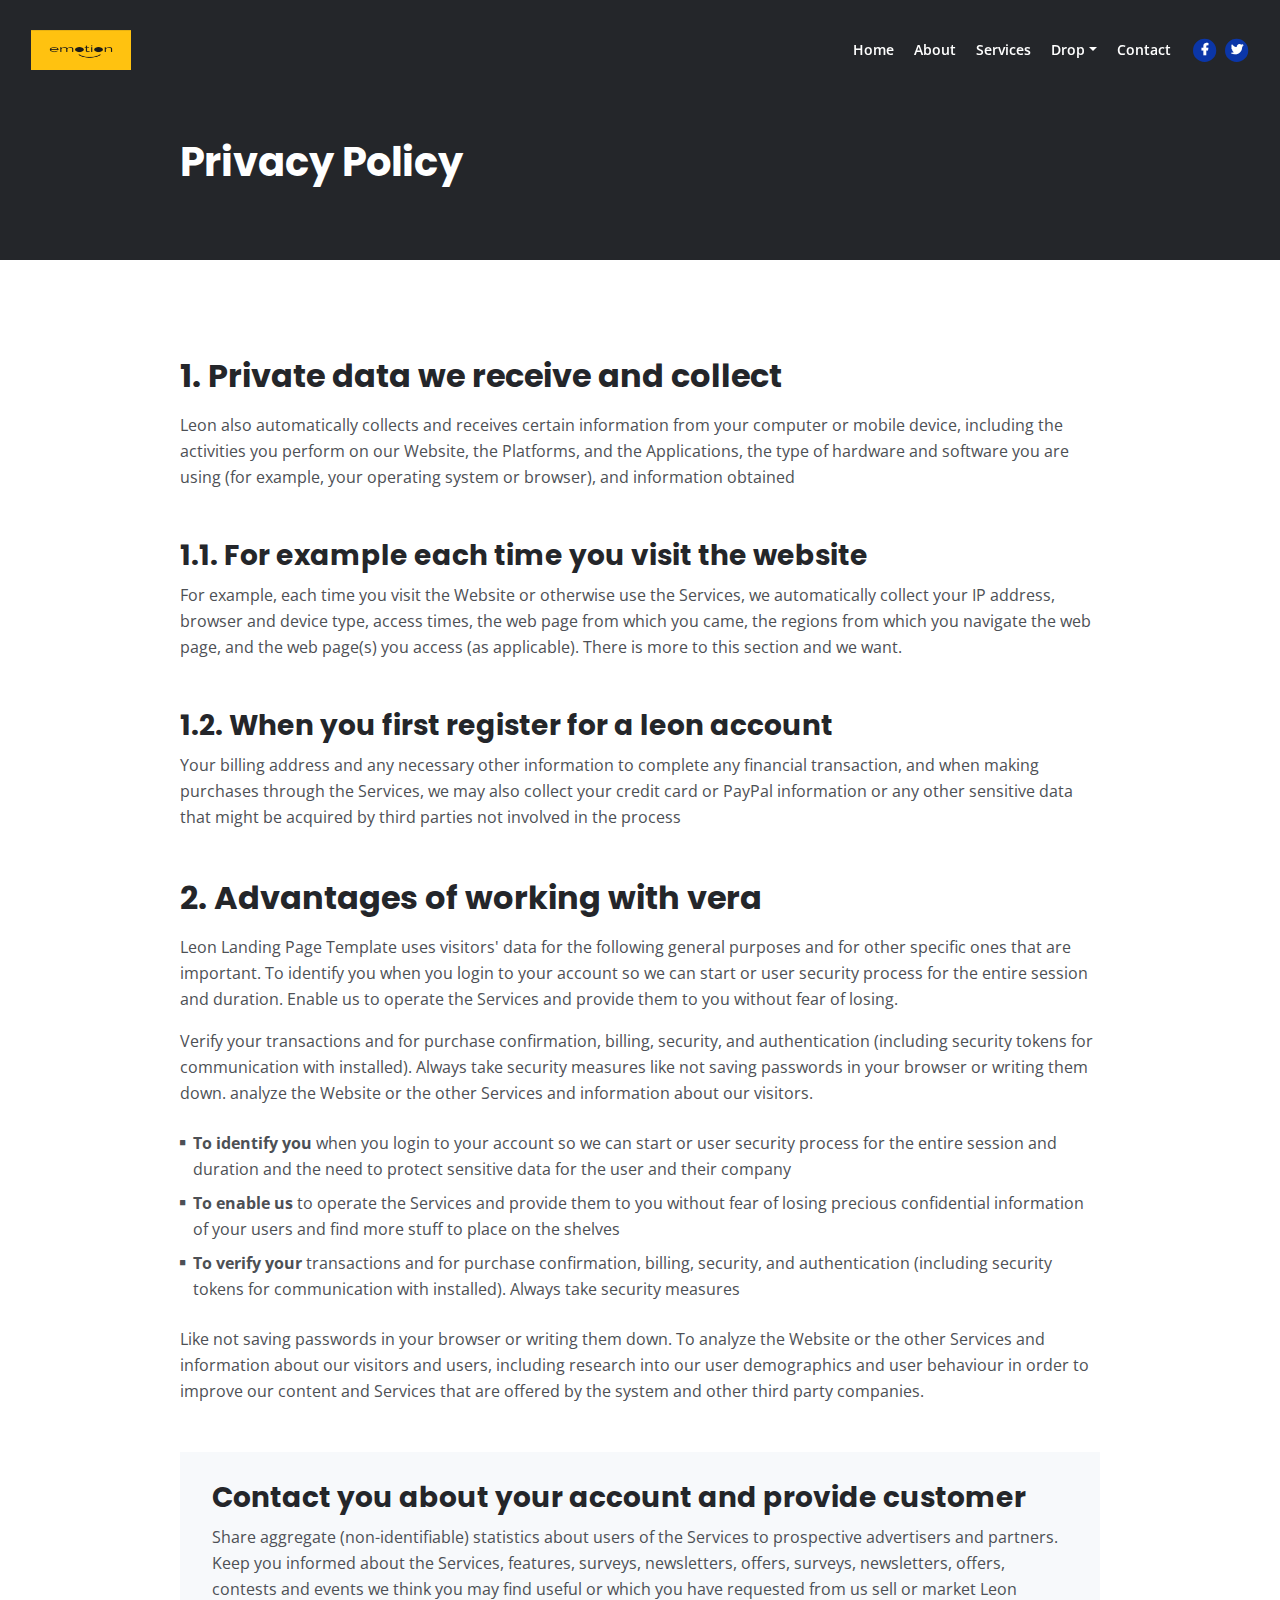
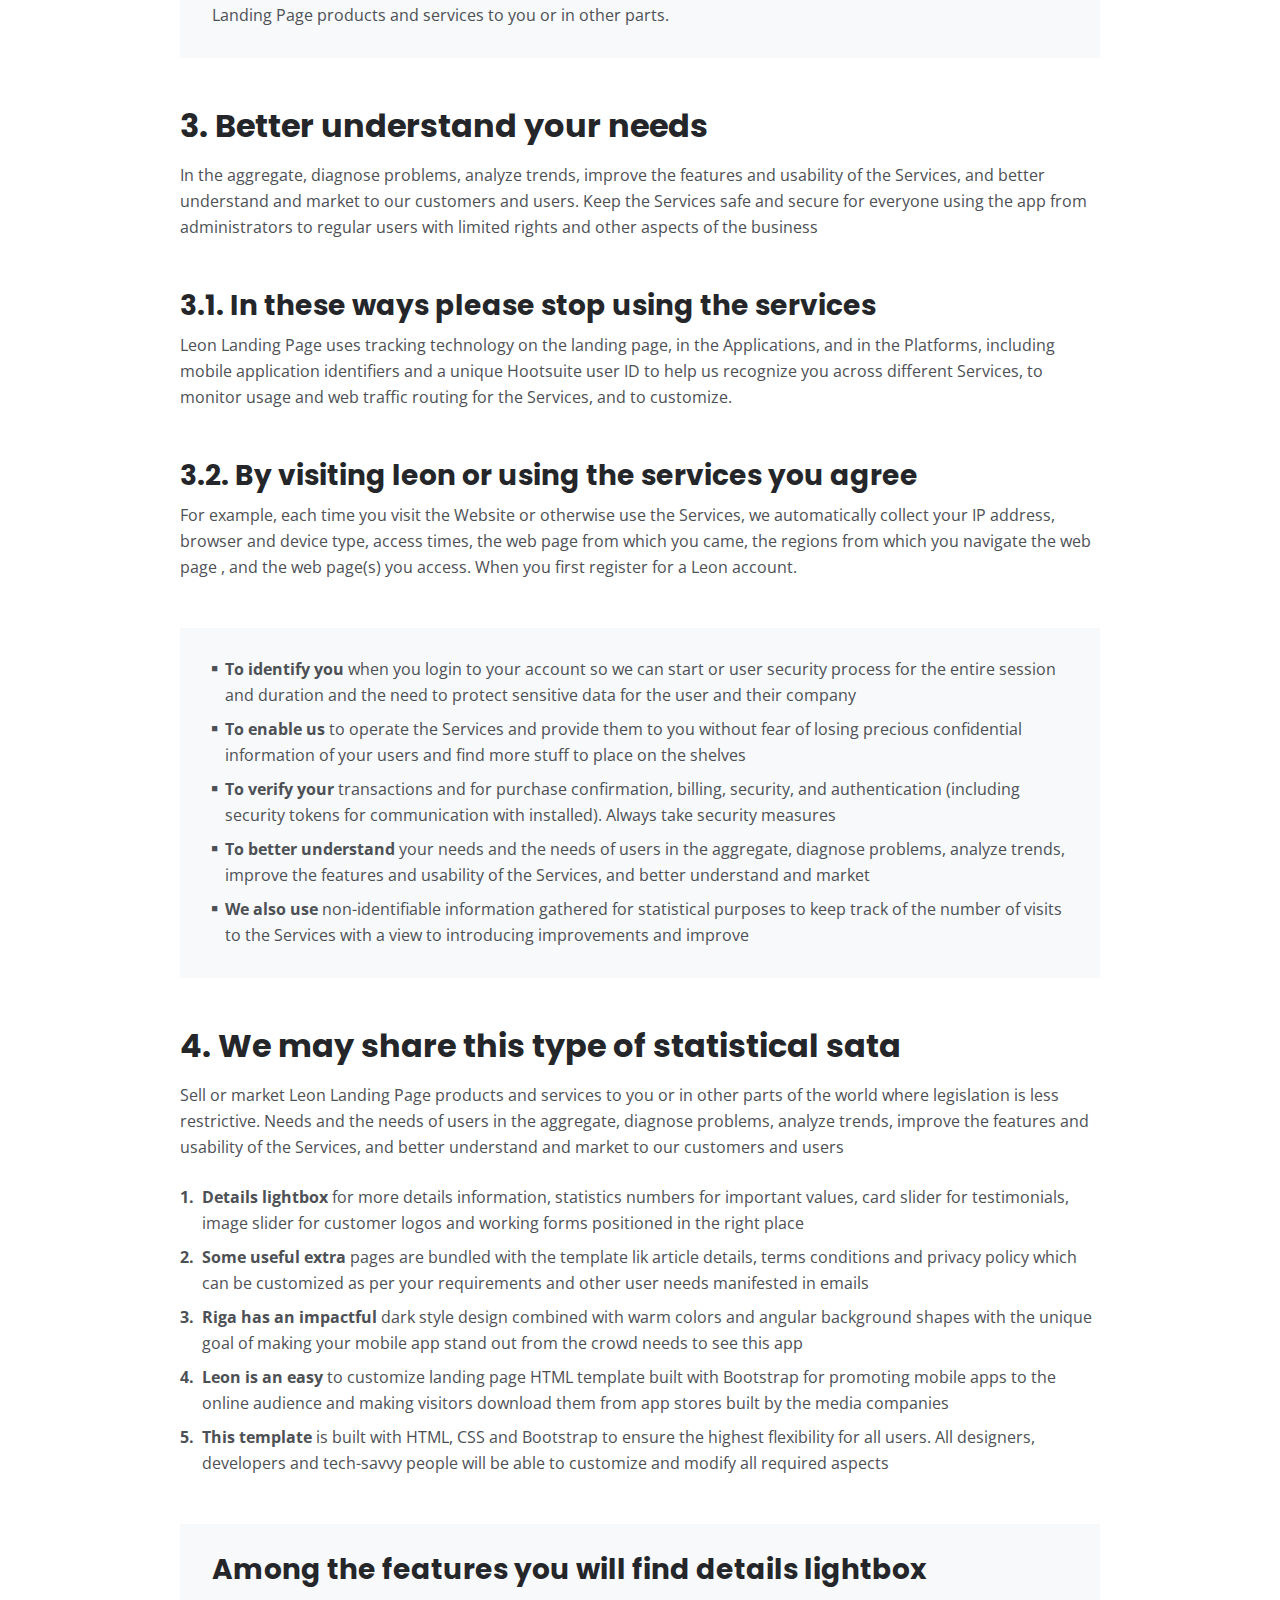
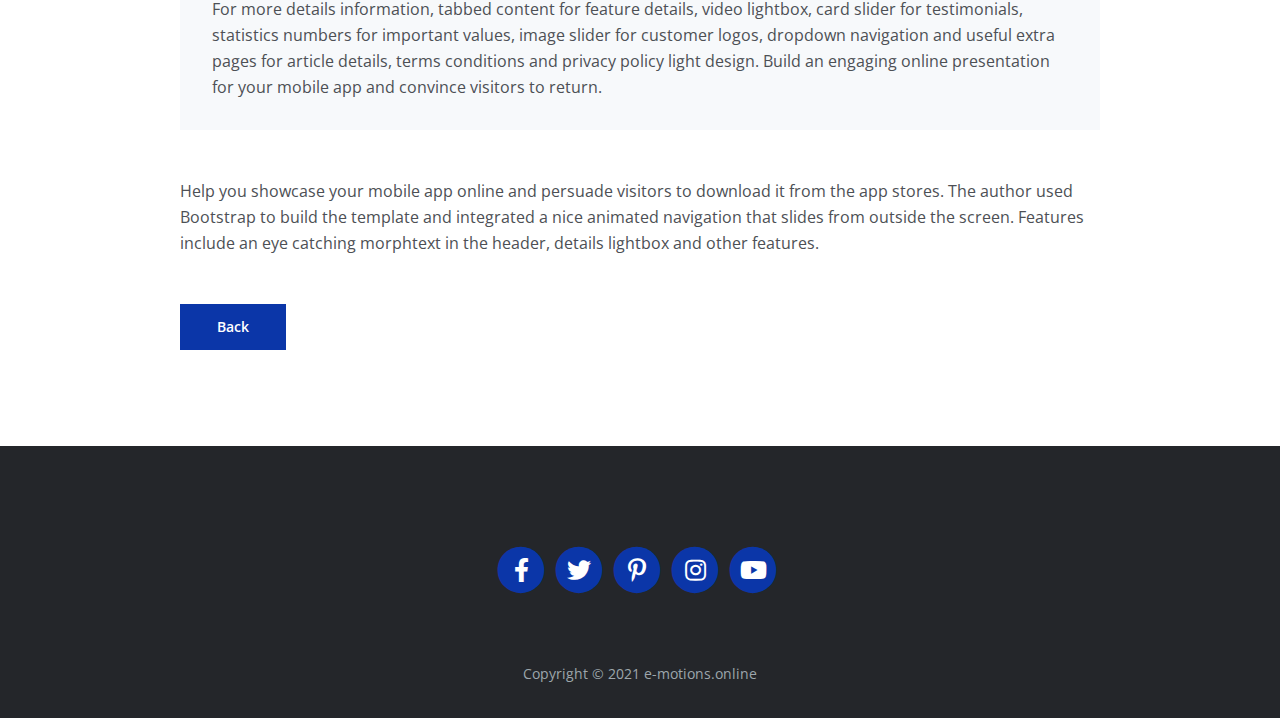
<file: privacy.html>
<!DOCTYPE html>
<html lang="en">
<head>
    <meta charset="utf-8">
    <meta name="viewport" content="width=device-width, initial-scale=1, shrink-to-fit=no">
    
    <!-- SEO Meta Tags -->
    <meta name="description" content="Your description">
    <meta name="author" content="Mihir Bishnoi">

    <!-- OG Meta Tags to improve the way the post looks when you share the page on Facebook, Twitter, LinkedIn -->
	<meta property="og:site_name" content="" /> <!-- website name -->
	<meta property="og:site" content="" /> <!-- website link -->
	<meta property="og:title" content="e-Motions makes you digitalize"/> <!-- title shown in the actual shared post -->
	<meta property="og:description" content="" /> <!-- description shown in the actual shared post -->
	<meta property="og:image" content="" /> <!-- image link, make sure it's jpg -->
	<meta property="og:url" content="" /> <!-- where do you want your post to link to -->
	<meta name="twitter:card" content="summary_large_image"> <!-- to have large image post format in Twitter -->

    <!-- Webpage Title -->
    <title>Privacy Policy - e-Motions</title>
    
    <!-- Styles -->
    <link rel="preconnect" href="https://fonts.gstatic.com">
    <link href="https://fonts.googleapis.com/css2?family=Open+Sans:ital,wght@0,400;0,600;0,700;1,400&family=Poppins:wght@600&display=swap" rel="stylesheet">
    <link href="css/bootstrap.css" rel="stylesheet">
    <link href="css/fontawesome-all.css" rel="stylesheet">
	<link href="css/styles.css" rel="stylesheet">
	
	<!-- Favicon  -->
    <link rel="icon" href="images/logo.png">
</head>
<body data-spy="scroll" data-target=".fixed-top">
    
    <!-- Navigation -->
    <nav class="navbar navbar-expand-lg fixed-top navbar-dark">
        <div class="container">
            
            <!-- Image Logo -->
            <a class="navbar-brand logo-image" href="index.html"><img src="images/logo.png" style="width: 100px; height: 40px;" alt="alternative"></a>  

            <!-- Text Logo - Use this if you don't have a graphic logo -->
            <!-- <a class="navbar-brand logo-text page-scroll" href="index.html">Mark</a> -->

            <button class="navbar-toggler p-0 border-0" type="button" data-toggle="offcanvas">
                <span class="navbar-toggler-icon"></span>
            </button>

            <div class="navbar-collapse offcanvas-collapse" id="navbarsExampleDefault">
                <ul class="navbar-nav ml-auto">
                    <li class="nav-item">
                        <a class="nav-link page-scroll" href="index.html#header">Home <span class="sr-only">(current)</span></a>
                    </li>
                    <li class="nav-item">
                        <a class="nav-link page-scroll" href="index.html#about">About</a>
                    </li>
                    <li class="nav-item">
                        <a class="nav-link page-scroll" href="index.html#services">Services</a>
                    </li>
                    <li class="nav-item dropdown">
                        <a class="nav-link dropdown-toggle" href="#" id="dropdown01" data-toggle="dropdown" aria-haspopup="true" aria-expanded="false">Drop</a>
                        <div class="dropdown-menu" aria-labelledby="dropdown01">
                            <a class="dropdown-item page-scroll" href="project.html">Project Details</a>
                            <div class="dropdown-divider"></div>
                            <a class="dropdown-item page-scroll" href="terms.html">Terms Conditions</a>
                            <div class="dropdown-divider"></div>
                            <a class="dropdown-item page-scroll" href="privacy.html">Privacy Policy</a>
                        </div>
                    </li>
                    <li class="nav-item">
                        <a class="nav-link page-scroll" href="index.html#contact">Contact</a>
                    </li>
                </ul>
                <span class="nav-item social-icons">
                    <span class="fa-stack">
                        <a href="#your-link">
                            <i class="fas fa-circle fa-stack-2x"></i>
                            <i class="fab fa-facebook-f fa-stack-1x"></i>
                        </a>
                    </span>
                    <span class="fa-stack">
                        <a href="#your-link">
                            <i class="fas fa-circle fa-stack-2x"></i>
                            <i class="fab fa-twitter fa-stack-1x"></i>
                        </a>
                    </span>
                </span>
            </div> <!-- end of navbar-collapse -->
        </div> <!-- end of container -->
    </nav> <!-- end of navbar -->
    <!-- end of navigation -->


    <!-- Header -->
    <header class="ex-header">
        <div class="container">
            <div class="row">
                <div class="col-xl-10 offset-xl-1">
                    <h1>Privacy Policy</h1>
                </div> <!-- end of col -->
            </div> <!-- end of row -->
        </div> <!-- end of container -->
    </header> <!-- end of ex-header -->
    <!-- end of header -->


    <!-- Basic -->
    <div class="ex-basic-1 pt-5 pb-5">
        <div class="container">
            <div class="row">
                <div class="col-xl-10 offset-xl-1">
                    <h2 class="mt-5 mb-3">1. Private data we receive and collect</h2>
                    <p class="mb-5">Leon also automatically collects and receives certain information from your computer or mobile device, including the activities you perform on our Website, the Platforms, and the Applications, the type of hardware and software you are using (for example, your operating system or browser), and information obtained</p>
                    <h3>1.1. For example each time you visit the website</h3>
                    <p class="mb-5">For example, each time you visit the Website or otherwise use the Services, we automatically collect your IP address, browser and device type, access times, the web page from which you came, the regions from which you navigate the web page, and the web page(s) you access (as applicable). There is more to this section and we want.</p>
                    <h3>1.2. When you first register for a leon account</h3>
                    <p class="mb-5">Your billing address and any necessary other information to complete any financial transaction, and when making purchases through the Services, we may also collect your credit card or PayPal information or any other sensitive data that might be acquired by third parties not involved in the process</p>
                    
                    <h2 class="mb-3">2. Advantages of working with vera</h2>
                    <p>Leon Landing Page Template uses visitors' data for the following general purposes and for other specific ones that are important. To identify you when you login to your account so we can start or user security process for the entire session and duration. Enable us to operate the Services and provide them to you without fear of losing.</p>
                    <p class="mb-4">Verify your transactions and for purchase confirmation, billing, security, and authentication (including security tokens for communication with installed). Always take security measures like not saving passwords in your browser or writing them down. analyze the Website or the other Services and information about our visitors.</p>
                    <ul class="list-unstyled li-space-lg mb-4">
                        <li class="media">
                            <i class="fas fa-square"></i>
                            <div class="media-body"><strong>To identify you</strong> when you login to your account so we can start or user security process for the entire session and duration and the need to protect sensitive data for the user and their company</div>
                        </li>
                        <li class="media">
                            <i class="fas fa-square"></i>
                            <div class="media-body"><strong>To enable us</strong> to operate the Services and provide them to you without fear of losing precious confidential information of your users and find more stuff to place on the shelves</div>
                        </li>
                        <li class="media">
                            <i class="fas fa-square"></i>
                            <div class="media-body"><strong>To verify your</strong> transactions and for purchase confirmation, billing, security, and authentication (including security tokens for communication with installed). Always take security measures</div>
                        </li>
                    </ul>
                    <p class="mb-5">Like not saving passwords in your browser or writing them down. To analyze the Website or the other Services and information about our visitors and users, including research into our user demographics and user behaviour in order to improve our content and Services that are offered by the system and other third party companies.</p>
                    <div class="text-box mb-5">
                        <h3>Contact you about your account and provide customer</h3>
                        <p>Share aggregate (non-identifiable) statistics about users of the Services to prospective advertisers and partners. Keep you informed about the Services, features, surveys, newsletters, offers, surveys, newsletters, offers, contests and events we think you may find useful or which you have requested from us sell or market Leon Landing Page products and services to you or in other parts.</p>
                    </div> <!-- end of text-box -->
                    
                    <h2 class="mb-3">3. Better understand your needs</h2>
                    <p class="mb-5"> In the aggregate, diagnose problems, analyze trends, improve the features and usability of the Services, and better understand and market to our customers and users. Keep the Services safe and secure for everyone using the app from administrators to regular users with limited rights and other aspects of the business</p>
                    <h3>3.1. In these ways please stop using the services</h3>
                    <p class="mb-5">Leon Landing Page uses tracking technology on the landing page, in the Applications, and in the Platforms, including mobile application identifiers and a unique Hootsuite user ID to help us recognize you across different Services, to monitor usage and web traffic routing for the Services, and to customize.</p>
                    <h3>3.2. By visiting leon or using the services you agree</h3>
                    <p class="mb-5">For example, each time you visit the Website or otherwise use the Services, we automatically collect your IP address, browser and device type, access times, the web page from which you came, the regions from which you navigate the web page , and the web page(s) you access. When you first register for a Leon account.</p>
                    <div class="text-box mb-5">
                        <ul class="list-unstyled li-space-lg">
                            <li class="media">
                                <i class="fas fa-square"></i>
                                <div class="media-body"><strong>To identify you</strong> when you login to your account so we can start or user security process for the entire session and duration and the need to protect sensitive data for the user and their company</div>
                            </li>
                            <li class="media">
                                <i class="fas fa-square"></i>
                                <div class="media-body"><strong>To enable us</strong> to operate the Services and provide them to you without fear of losing precious confidential information of your users and find more stuff to place on the shelves</div>
                            </li>
                            <li class="media">
                                <i class="fas fa-square"></i>
                                <div class="media-body"><strong>To verify your</strong> transactions and for purchase confirmation, billing, security, and authentication (including security tokens for communication with installed). Always take security measures</div>
                            </li>
                            <li class="media">
                                <i class="fas fa-square"></i>
                                <div class="media-body"><strong>To better understand</strong> your needs and the needs of users in the aggregate, diagnose problems, analyze trends, improve the features and usability of the Services, and better understand and market</div>
                            </li>
                            <li class="media">
                                <i class="fas fa-square"></i>
                                <div class="media-body"><strong>We also use</strong> non-identifiable information gathered for statistical purposes to keep track of the number of visits to the Services with a view to introducing improvements and improve</div>
                            </li>
                        </ul>
                    </div> <!-- end of text-box -->
                    
                    <h2 class="mb-3">4. We may share this type of statistical sata</h2>
                    <p class="mb-4">Sell or market Leon Landing Page products and services to you or in other parts of the world where legislation is less restrictive. Needs and the needs of users in the aggregate, diagnose problems, analyze trends, improve the features and usability of the Services, and better understand and market to our customers and users</p>
                    <ul class="list-unstyled li-space-lg mb-5">
                        <li class="media">
                            <strong>1.</strong>
                            <div class="media-body"><strong>Details lightbox</strong> for more details information, statistics numbers for important values, card slider for testimonials, image slider for customer logos and working forms positioned in the right place</div>
                        </li>
                        <li class="media">
                            <strong>2.</strong>
                            <div class="media-body"><strong>Some useful extra</strong> pages are bundled with the template lik article details, terms conditions and privacy policy which can be customized as per your requirements and other user needs manifested in emails</div>
                        </li>
                        <li class="media">
                            <strong>3.</strong>
                            <div class="media-body"><strong>Riga has an impactful</strong> dark style design combined with warm colors and angular background shapes with the unique goal of making your mobile app stand out from the crowd needs to see this app</div>
                        </li>
                        <li class="media">
                            <strong>4.</strong>
                            <div class="media-body"><strong>Leon is an easy</strong> to customize landing page HTML template built with Bootstrap for promoting mobile apps to the online audience and making visitors download them from app stores built by the media companies</div>
                        </li>
                        <li class="media">
                            <strong>5.</strong>
                            <div class="media-body"><strong>This template</strong> is built with HTML, CSS and Bootstrap to ensure the highest flexibility for all users. All designers, developers and tech-savvy people will be able to customize and modify all required aspects</div>
                        </li>
                    </ul>
                    
                    <div class="text-box mb-5">
                        <h3>Among the features you will find details lightbox</h3>
                        <p>For more details information, tabbed content for feature details, video lightbox, card slider for testimonials, statistics numbers for important values, image slider for customer logos, dropdown navigation and useful extra pages for article details, terms conditions and privacy policy light design. Build an engaging online presentation for your mobile app and convince visitors to return.</p>
                    </div> <!-- end of text-box -->
                    <p class="mb-5">Help you showcase your mobile app online and persuade visitors to download it from the app stores. The author used Bootstrap to build the template and integrated a nice animated navigation that slides from outside the screen. Features include an eye catching morphtext in the header, details lightbox and other features.</p>
                    
                    <a class="btn-solid-reg mb-5" href="index.html">Back</a>
                </div> <!-- end of col -->
            </div> <!-- end of row -->
        </div> <!-- end of container -->
    </div> <!-- end of ex-basic-1 -->
    <!-- end of basic -->


    <!-- Footer -->
    <div class="footer bg-gray">
        <div class="container">
            <div class="row">
                <div class="col-lg-12">
                    <div class="social-container">
                        <span class="fa-stack">
                            <a href="#your-link">
                                <i class="fas fa-circle fa-stack-2x"></i>
                                <i class="fab fa-facebook-f fa-stack-1x"></i>
                            </a>
                        </span>
                        <span class="fa-stack">
                            <a href="#your-link">
                                <i class="fas fa-circle fa-stack-2x"></i>
                                <i class="fab fa-twitter fa-stack-1x"></i>
                            </a>
                        </span>
                        <span class="fa-stack">
                            <a href="#your-link">
                                <i class="fas fa-circle fa-stack-2x"></i>
                                <i class="fab fa-pinterest-p fa-stack-1x"></i>
                            </a>
                        </span>
                        <span class="fa-stack">
                            <a href="#your-link">
                                <i class="fas fa-circle fa-stack-2x"></i>
                                <i class="fab fa-instagram fa-stack-1x"></i>
                            </a>
                        </span>
                        <span class="fa-stack">
                            <a href="#your-link">
                                <i class="fas fa-circle fa-stack-2x"></i>
                                <i class="fab fa-youtube fa-stack-1x"></i>
                            </a>
                        </span>
                    </div> <!-- end of social-container -->
                </div> <!-- end of col -->
            </div> <!-- end of row -->
        </div> <!-- end of container -->
    </div> <!-- end of footer -->  
    <!-- end of footer -->


    <!-- Copyright -->
    <div class="copyright bg-gray">
        <div class="container">
            <div class="row">
                <div class="col-lg-12">
                    <p class="p-small">Copyright © 2021  <a class="no-line" href="#index.html">e-motions.online</a></p>
                </div> <!-- end of col -->
            </div> <!-- enf of row -->
        </div> <!-- end of container -->

       <!-- <div class="container">
            <div class="row">
                <div class="col-lg-12">
                    <p class="p-small">Distributed By <a class="no-line" href="#">Mihir Bishnoi</a></p>
                </div> <!-- end of col 
            </div> <!-- enf of row 
        </div> <!-- end of container 
    </div> <!-- end of copyright --> 
    <!-- end of copyright -->
    
    	
    <!-- Scripts -->
    <script src="js/jquery.min.js"></script> <!-- jQuery for Bootstrap's JavaScript plugins -->
    <script src="js/bootstrap.min.js"></script> <!-- Bootstrap framework -->
    <script src="js/jquery.easing.min.js"></script> <!-- jQuery Easing for smooth scrolling between anchors -->
    <script src="js/scripts.js"></script> <!-- Custom scripts -->
</body>
</html>
</file>
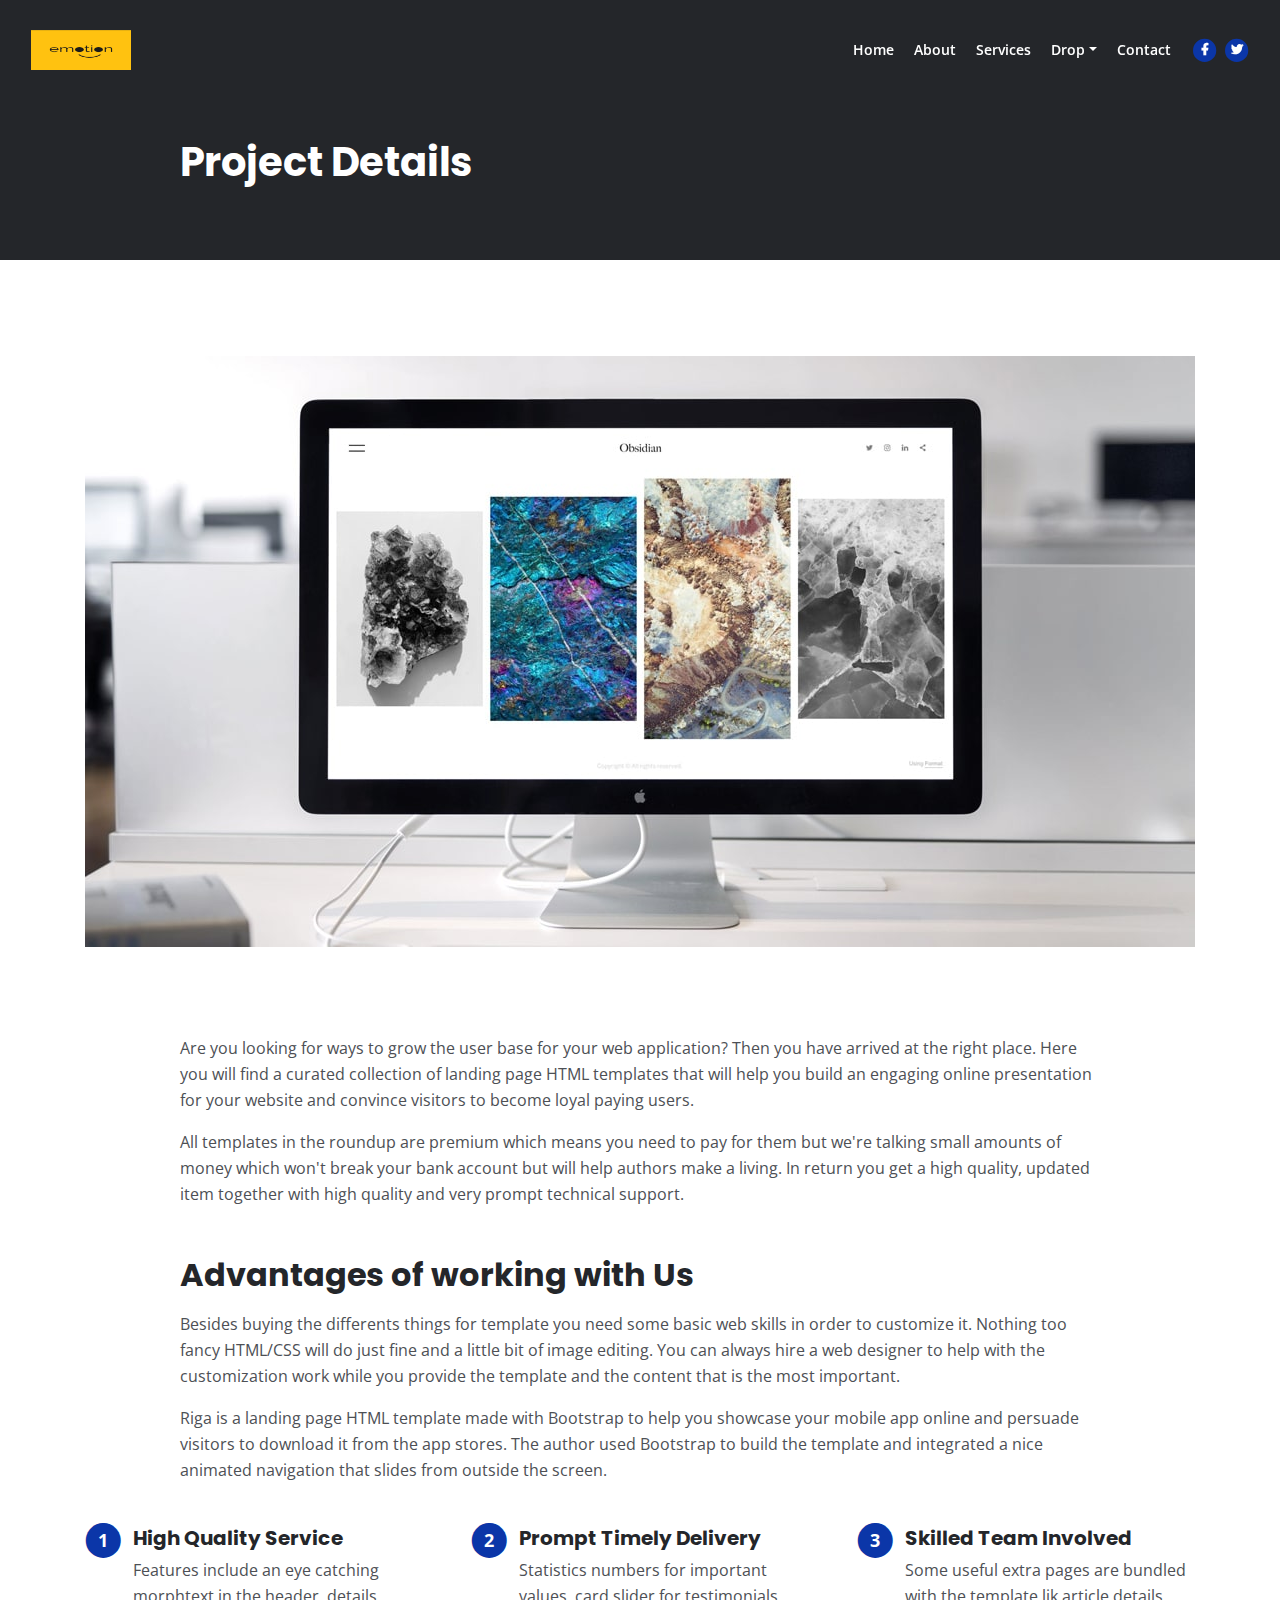
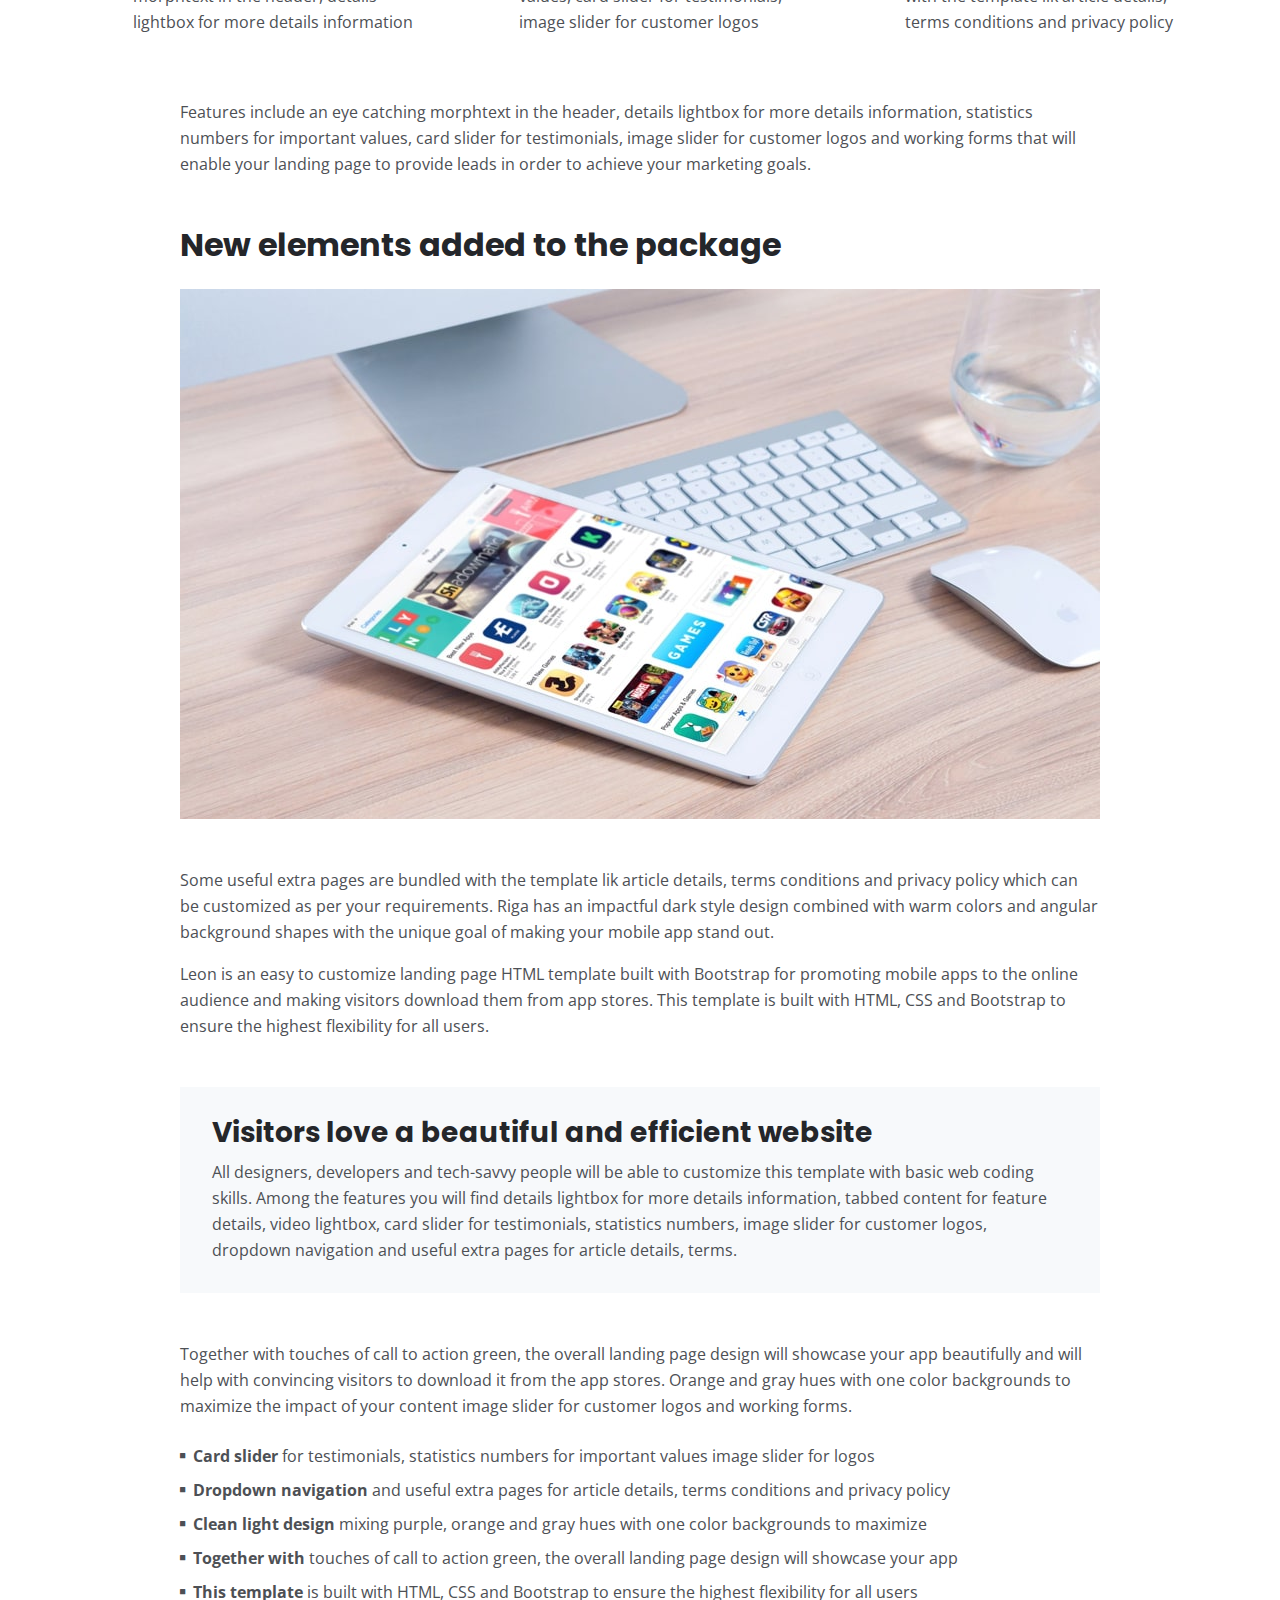
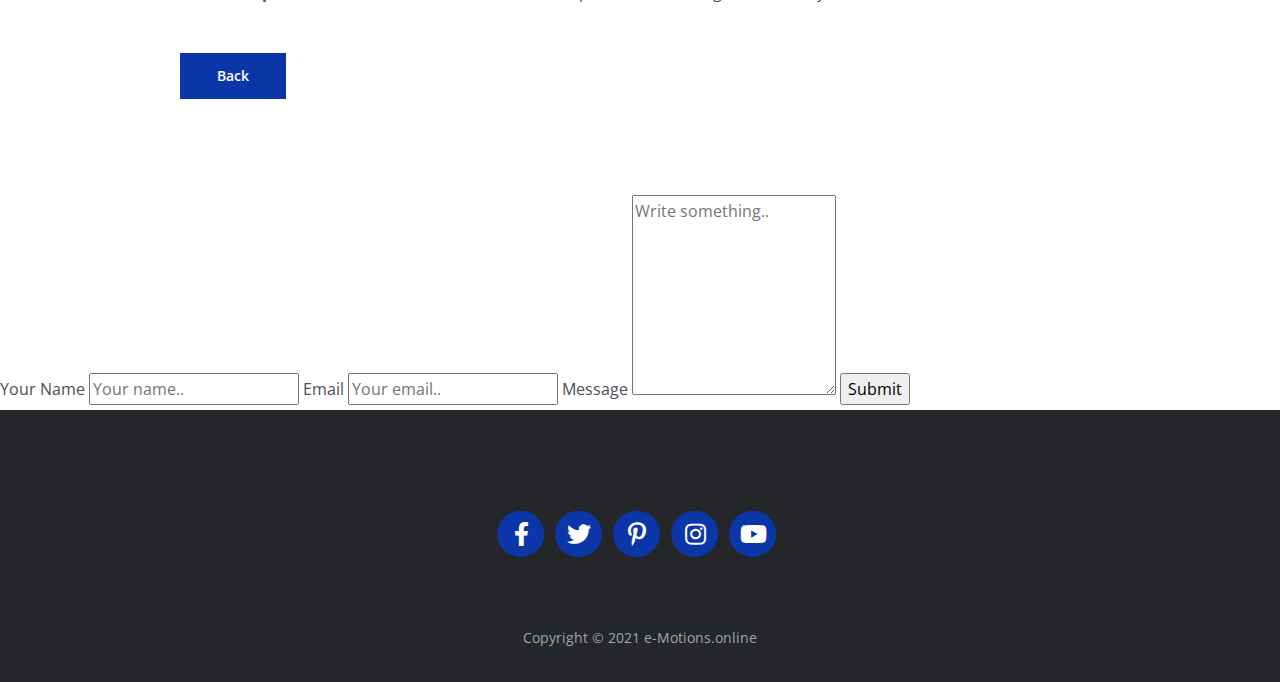
<file: project.html>
<!DOCTYPE html>
<html lang="en">
<head>
    <meta charset="utf-8">
    <meta name="viewport" content="width=device-width, initial-scale=1, shrink-to-fit=no">
    
    <!-- SEO Meta Tags -->
    <meta name="description" content="Your description">
    <meta name="author" content="Mihir Bishnoi">

    <!-- OG Meta Tags to improve the way the post looks when you share the page on Facebook, Twitter, LinkedIn -->
	<meta property="og:site_name" content="" /> <!-- website name -->
	<meta property="og:site" content="" /> <!-- website link -->
	<meta property="og:title" content=""/> <!-- title shown in the actual shared post -->
	<meta property="og:description" content="" /> <!-- description shown in the actual shared post -->
	<meta property="og:image" content="" /> <!-- image link, make sure it's jpg -->
	<meta property="og:url" content="" /> <!-- where do you want your post to link to -->
	<meta name="twitter:card" content="summary_large_image"> <!-- to have large image post format in Twitter -->

    <!-- Webpage Title -->
    <title>Project Details - e-Motions</title>
    
    <!-- Styles -->
    <link rel="preconnect" href="https://fonts.gstatic.com">
    <link href="https://fonts.googleapis.com/css2?family=Open+Sans:ital,wght@0,400;0,600;0,700;1,400&family=Poppins:wght@600&display=swap" rel="stylesheet">
    <link href="css/bootstrap.css" rel="stylesheet">
    <link href="css/fontawesome-all.css" rel="stylesheet">
	<link href="css/styles.css" rel="stylesheet">
	
	<!-- Favicon  -->
    <link rel="icon" href="images/logo.png">
</head>
<body data-spy="scroll" data-target=".fixed-top">
    
    <!-- Navigation -->
    <nav class="navbar navbar-expand-lg fixed-top navbar-dark">
        <div class="container">
            
            <!-- Image Logo -->
            <a class="navbar-brand logo-image" href="index.html"><img src="images/logo.png" style="width: 100px; height: 40px;" alt="alternative"></a>  

            <!-- Text Logo - Use this if you don't have a graphic logo -->
            <!-- <a class="navbar-brand logo-text page-scroll" href="index.html">Mark</a> -->

            <button class="navbar-toggler p-0 border-0" type="button" data-toggle="offcanvas">
                <span class="navbar-toggler-icon"></span>
            </button>

            <div class="navbar-collapse offcanvas-collapse" id="navbarsExampleDefault">
                <ul class="navbar-nav ml-auto">
                    <li class="nav-item">
                        <a class="nav-link page-scroll" href="index.html#header">Home <span class="sr-only">(current)</span></a>
                    </li>
                    <li class="nav-item">
                        <a class="nav-link page-scroll" href="index.html#about">About</a>
                    </li>
                    <li class="nav-item">
                        <a class="nav-link page-scroll" href="index.html#services">Services</a>
                    </li>
                    <li class="nav-item dropdown">
                        <a class="nav-link dropdown-toggle" href="#" id="dropdown01" data-toggle="dropdown" aria-haspopup="true" aria-expanded="false">Drop</a>
                        <div class="dropdown-menu" aria-labelledby="dropdown01">
                            <a class="dropdown-item page-scroll" href="project.html">Project Details</a>
                            <div class="dropdown-divider"></div>
                            <a class="dropdown-item page-scroll" href="terms.html">Terms Conditions</a>
                            <div class="dropdown-divider"></div>
                            <a class="dropdown-item page-scroll" href="privacy.html">Privacy Policy</a>
                        </div>
                    </li>
                    <li class="nav-item">
                        <a class="nav-link page-scroll" href="index.html#contact">Contact</a>
                    </li>
                </ul>
                <span class="nav-item social-icons">
                    <span class="fa-stack">
                        <a href="#your-link">
                            <i class="fas fa-circle fa-stack-2x"></i>
                            <i class="fab fa-facebook-f fa-stack-1x"></i>
                        </a>
                    </span>
                    <span class="fa-stack">
                        <a href="#your-link">
                            <i class="fas fa-circle fa-stack-2x"></i>
                            <i class="fab fa-twitter fa-stack-1x"></i>
                        </a>
                    </span>
                </span>
            </div> <!-- end of navbar-collapse -->
        </div> <!-- end of container -->
    </nav> <!-- end of navbar -->
    <!-- end of navigation -->


    <!-- Header -->
    <header class="ex-header">
        <div class="container">
            <div class="row">
                <div class="col-xl-10 offset-xl-1">
                    <h1>Project Details</h1>
                </div> <!-- end of col -->
            </div> <!-- end of row -->
        </div> <!-- end of container -->
    </header> <!-- end of ex-header -->
    <!-- end of header -->


    <!-- Basic -->
    <div class="ex-basic-1 pt-5 pb-5">
        <div class="container">
            <div class="row">
                <div class="col-lg-12">
                    <img class="img-fluid mt-5 mb-3" src="images/project-details-large.jpg" alt="alternative">
                </div> <!-- end of col -->
            </div> <!-- end of row -->
        </div> <!-- end of container -->
    </div> <!-- end of ex-basic-1 -->
    <!-- end of basic -->


    <!-- Basic -->
    <div class="ex-basic-1 pt-4">
        <div class="container">
            <div class="row">
                <div class="col-xl-10 offset-xl-1">
                    <p>Are you looking for ways to grow the user base for your web application? Then you have arrived at the right place. Here you will find a curated collection of landing page HTML templates that will help you build an engaging online presentation for your website and convince visitors to become loyal paying users.</p>
                    <p class="mb-5">All templates in the roundup are premium which means you need to pay for them but we're talking small amounts of money which won't break your bank account but will help authors make a living. In return you get a high quality, updated item together with high quality and very prompt technical support.</p>

                    <h2 class="mb-3">Advantages of working with Us</h2>
                    <p>Besides buying the differents things for template you need some basic web skills in order to customize it. Nothing too fancy HTML/CSS will do just fine and a little bit of image editing. You can always hire a web designer to help with the customization work while you provide the template and the content that is the most important.</p>
                    <p class="mb-4">Riga is a landing page HTML template made with Bootstrap to help you showcase your mobile app online and persuade visitors to download it from the app stores. The author used Bootstrap to build the template and integrated a nice animated navigation that slides from outside the screen.</p>
                </div> <!-- end of col -->
            </div> <!-- end of row -->
        </div> <!-- end of container -->
    </div> <!-- end of ex-basic-1 -->
    <!-- end of basic -->


    <!-- Cards -->
    <div class="ex-cards-1 pt-3 pb-3">
        <div class="container">
            <div class="row">
                <div class="col-lg-12">
                    
                    <!-- Card -->
                    <div class="card">
                        <ul class="list-unstyled">
                            <li class="media">
                                <span class="fa-stack">
                                    <span class="fas fa-circle fa-stack-2x"></span>
                                    <span class="fa-stack-1x">1</span>
                                </span>
                                <div class="media-body">
                                    <h5>High Quality Service</h5>
                                    <p>Features include an eye catching morphtext in the header, details lightbox for more details information</p>
                                </div>
                            </li>
                        </ul>
                    </div> <!-- end of card -->
                    <!-- end of card -->

                    <!-- Card -->
                    <div class="card">
                        <ul class="list-unstyled">
                            <li class="media">
                                <span class="fa-stack">
                                    <span class="fas fa-circle fa-stack-2x"></span>
                                    <span class="fa-stack-1x">2</span>
                                </span>
                                <div class="media-body">
                                    <h5>Prompt Timely Delivery</h5>
                                    <p>Statistics numbers for important values, card slider for testimonials, image slider for customer logos</p>
                                </div>
                            </li>
                        </ul>
                    </div> <!-- end of card -->
                    <!-- end of card -->

                    <!-- Card -->
                    <div class="card">
                        <ul class="list-unstyled">
                            <li class="media">
                                <span class="fa-stack">
                                    <span class="fas fa-circle fa-stack-2x"></span>
                                    <span class="fa-stack-1x">3</span>
                                </span>
                                <div class="media-body">
                                    <h5>Skilled Team Involved</h5>
                                    <p>Some useful extra pages are bundled with the template lik article details, terms conditions and privacy policy</p>
                                </div>
                            </li>
                        </ul>
                    </div> <!-- end of card -->
                    <!-- end of card -->

                </div> <!-- end of col -->   
            </div> <!-- end of row -->   
        </div> <!-- end of container -->   
    </div> <!-- end of ex-cards-1 -->
    <!-- end of cards -->


    <!-- Basic -->
    <div class="ex-basic-1 pt-3 pb-5">
        <div class="container">
            <div class="row">
                <div class="col-xl-10 offset-xl-1">
                    <p class="mb-5">Features include an eye catching morphtext in the header, details lightbox for more details information, statistics numbers for important values, card slider for testimonials, image slider for customer logos and working forms that will enable your landing page to provide leads in order to achieve your marketing goals.</p>
                    
                    <h2 class="mb-4">New elements added to the package</h2>
                    <img class="img-fluid mb-5" src="images/project-details-small.jpg" alt="alternative">
                    <p>Some useful extra pages are bundled with the template lik article details, terms conditions and privacy policy which can be customized as per your requirements. Riga has an impactful dark style design combined with warm colors and angular background shapes with the unique goal of making your mobile app stand out.</p>
                    <p class="mb-5">Leon is an easy to customize landing page HTML template built with Bootstrap for promoting mobile apps to the online audience and making visitors download them from app stores. This template is built with HTML, CSS and Bootstrap to ensure the highest flexibility for all users.</p>
                    <div class="text-box mb-5">
                        <h3>Visitors love a beautiful and efficient website</h3>
                        <p>All designers, developers and tech-savvy people will be able to customize this template with basic web coding skills. Among the features you will find details lightbox for more details information, tabbed content for feature details, video lightbox, card slider for testimonials, statistics numbers, image slider for customer logos, dropdown navigation and useful extra pages for article details, terms.</p>
                    </div> <!-- end of text-box -->
                    <p class="mb-4">Together with touches of call to action green, the overall landing page design will showcase your app beautifully and will help with convincing visitors to download it from the app stores. Orange and gray hues with one color backgrounds to maximize the impact of your content image slider for customer logos and working forms.</p>
                    <ul class="list-unstyled li-space-lg mb-5">
                        <li class="media">
                            <i class="fas fa-square"></i>
                            <div class="media-body"><strong>Card slider</strong> for testimonials, statistics numbers for important values image slider for logos</div>
                        </li>
                        <li class="media">
                            <i class="fas fa-square"></i>
                            <div class="media-body"><strong>Dropdown navigation</strong> and useful extra pages for article details, terms conditions and privacy policy</div>
                        </li>
                        <li class="media">
                            <i class="fas fa-square"></i>
                            <div class="media-body"><strong>Clean light design</strong> mixing purple, orange and gray hues with one color backgrounds to maximize</div>
                        </li>
                        <li class="media">
                            <i class="fas fa-square"></i>
                            <div class="media-body"><strong>Together with</strong> touches of call to action green, the overall landing page design will showcase your app</div>
                        </li>
                        <li class="media">
                            <i class="fas fa-square"></i>
                            <div class="media-body"><strong>This template</strong> is built with HTML, CSS and Bootstrap to ensure the highest flexibility for all users</div>
                        </li>
                    </ul>

                    <a class="btn-solid-reg mb-5" href="index.html">Back</a>
                </div> <!-- end of col -->
            </div> <!-- end of row -->
        </div> <!-- end of container -->
    </div> <!-- end of ex-basic-1 -->
    <!-- end of basic -->
	
	<form action="mail.php" method="post">
    <label for="name">Your Name</label>
    <input type="text"  name="name" placeholder="Your name..">
    <label for="lname">Email</label>
    <input type="email"  name="email" placeholder="Your email..">
   
    <label for="message">Message</label>
    <textarea  name="message" placeholder="Write something.." style="height:200px"></textarea>
    <input type="submit" value="Submit">
  </form>


    <!-- Footer -->
    <div class="footer bg-gray">
        <div class="container">
            <div class="row">
                <div class="col-lg-12">
                    <div class="social-container">
                        <span class="fa-stack">
                            <a href="#your-link">
                                <i class="fas fa-circle fa-stack-2x"></i>
                                <i class="fab fa-facebook-f fa-stack-1x"></i>
                            </a>
                        </span>
                        <span class="fa-stack">
                            <a href="#your-link">
                                <i class="fas fa-circle fa-stack-2x"></i>
                                <i class="fab fa-twitter fa-stack-1x"></i>
                            </a>
                        </span>
                        <span class="fa-stack">
                            <a href="#your-link">
                                <i class="fas fa-circle fa-stack-2x"></i>
                                <i class="fab fa-pinterest-p fa-stack-1x"></i>
                            </a>
                        </span>
                        <span class="fa-stack">
                            <a href="#your-link">
                                <i class="fas fa-circle fa-stack-2x"></i>
                                <i class="fab fa-instagram fa-stack-1x"></i>
                            </a>
                        </span>
                        <span class="fa-stack">
                            <a href="#your-link">
                                <i class="fas fa-circle fa-stack-2x"></i>
                                <i class="fab fa-youtube fa-stack-1x"></i>
                            </a>
                        </span>
                    </div> <!-- end of social-container -->
                </div> <!-- end of col -->
            </div> <!-- end of row -->
        </div> <!-- end of container -->
    </div> <!-- end of footer -->  
    <!-- end of footer -->


    <!-- Copyright -->
    <div class="copyright bg-gray">
        <div class="container">
            <div class="row">
                <div class="col-lg-12">
                    <p class="p-small">Copyright © 2021  <a class="no-line" href="index.html">e-Motions.online</a></p>
                </div> <!-- end of col -->
            </div> <!-- enf of row -->
        </div> <!-- end of container -->


   <!--     <div class="container">
            <div class="row">
                <div class="col-lg-12">
                    <p class="p-small">Distributed By <a class="no-line" href="#">Mihir Bishnoi</a></p>
                </div> <!-- end of col 
            </div> <!-- enf of row 
        </div> <!-- end of container
    </div> <!-- end of copyright --> 
    <!-- end of copyright -->
    
    	
    <!-- Scripts -->
    <script src="js/jquery.min.js"></script> <!-- jQuery for Bootstrap's JavaScript plugins -->
    <script src="js/bootstrap.min.js"></script> <!-- Bootstrap framework -->
    <script src="js/jquery.easing.min.js"></script> <!-- jQuery Easing for smooth scrolling between anchors -->
    <script src="js/scripts.js"></script> <!-- Custom scripts -->
</body>
</html>
</file>
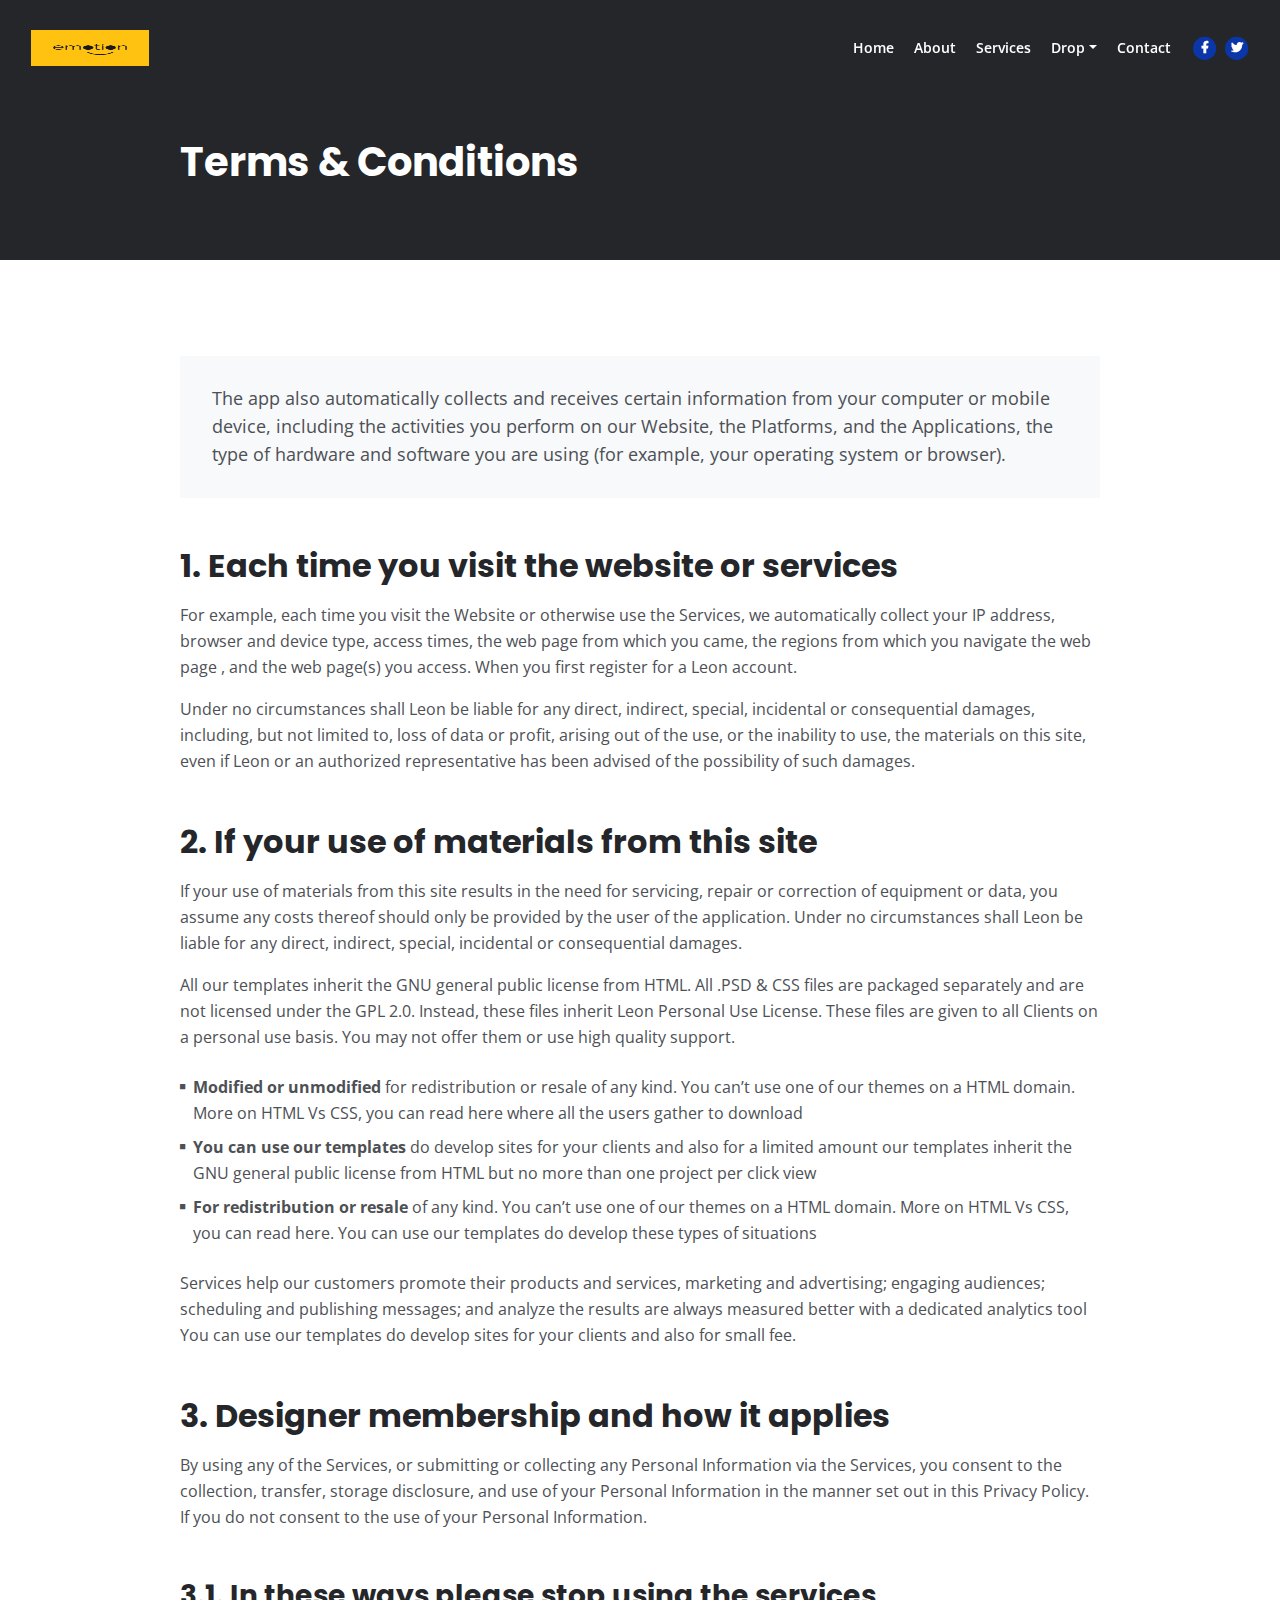
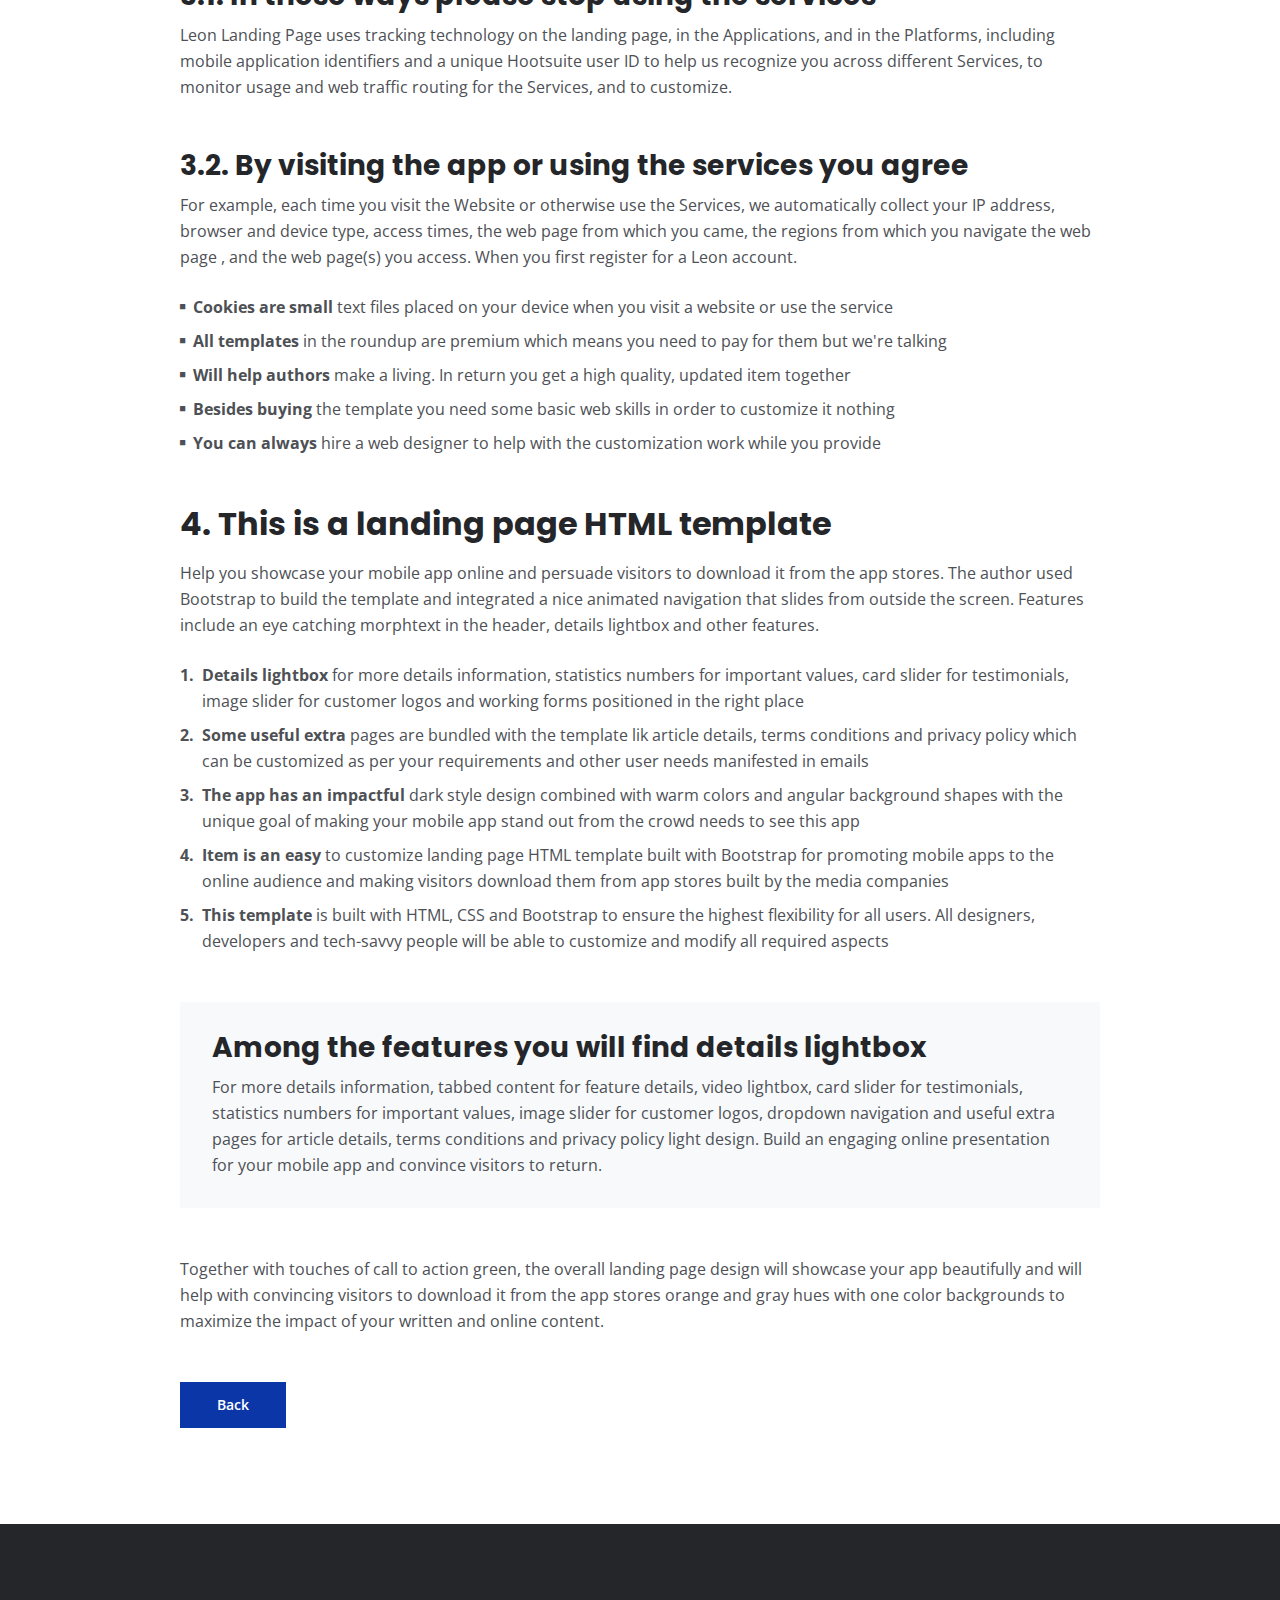
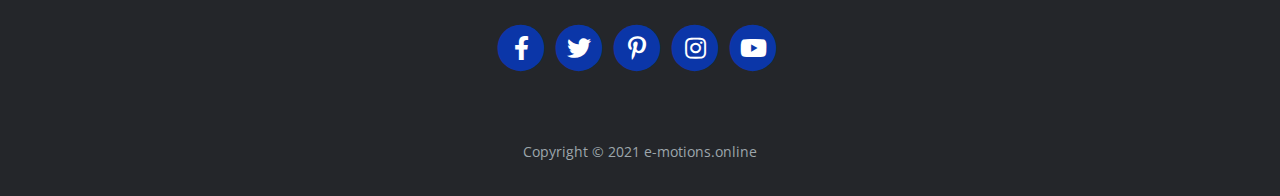
<file: terms.html>
<!DOCTYPE html>
<html lang="en">
<head>
    <meta charset="utf-8">
    <meta name="viewport" content="width=device-width, initial-scale=1, shrink-to-fit=no">
    
    <!-- SEO Meta Tags -->
    <meta name="description" content="Your description">
    <meta name="author" content="Your name">

    <!-- OG Meta Tags to improve the way the post looks when you share the page on Facebook, Twitter, LinkedIn -->
	<meta property="og:site_name" content="" /> <!-- website name -->
	<meta property="og:site" content="" /> <!-- website link -->
	<meta property="og:title" content=""/> <!-- title shown in the actual shared post -->
	<meta property="og:description" content="" /> <!-- description shown in the actual shared post -->
	<meta property="og:image" content="" /> <!-- image link, make sure it's jpg -->
	<meta property="og:url" content="" /> <!-- where do you want your post to link to -->
	<meta name="twitter:card" content="summary_large_image"> <!-- to have large image post format in Twitter -->

    <!-- Webpage Title -->
    <title>Terms & Conditions - e-Motions</title>
    
    <!-- Styles -->
    <link rel="preconnect" href="https://fonts.gstatic.com">
    <link href="https://fonts.googleapis.com/css2?family=Open+Sans:ital,wght@0,400;0,600;0,700;1,400&family=Poppins:wght@600&display=swap" rel="stylesheet">
    <link href="css/bootstrap.css" rel="stylesheet">
    <link href="css/fontawesome-all.css" rel="stylesheet">
	<link href="css/styles.css" rel="stylesheet">
	
	<!-- Favicon  -->
    <link rel="icon" href="images/logo.png">
</head>
<body data-spy="scroll" data-target=".fixed-top">
    
    <!-- Navigation -->
    <nav class="navbar navbar-expand-lg fixed-top navbar-dark">
        <div class="container">
            
            <!-- Image Logo -->
            <a class="navbar-brand logo-image" href="index.html"><img src="images/logo.png" alt="e-Motions"></a>  

            <!-- Text Logo - Use this if you don't have a graphic logo -->
            <!-- <a class="navbar-brand logo-text page-scroll" href="index.html">Mark</a> -->

            <button class="navbar-toggler p-0 border-0" type="button" data-toggle="offcanvas">
                <span class="navbar-toggler-icon"></span>
            </button>

            <div class="navbar-collapse offcanvas-collapse" id="navbarsExampleDefault">
                <ul class="navbar-nav ml-auto">
                    <li class="nav-item">
                        <a class="nav-link page-scroll" href="index.html#header">Home <span class="sr-only">(current)</span></a>
                    </li>
                    <li class="nav-item">
                        <a class="nav-link page-scroll" href="index.html#about">About</a>
                    </li>
                    <li class="nav-item">
                        <a class="nav-link page-scroll" href="index.html#services">Services</a>
                    </li>
                    <li class="nav-item dropdown">
                        <a class="nav-link dropdown-toggle" href="#" id="dropdown01" data-toggle="dropdown" aria-haspopup="true" aria-expanded="false">Drop</a>
                        <div class="dropdown-menu" aria-labelledby="dropdown01">
                            <a class="dropdown-item page-scroll" href="project.html">Project Details</a>
                            <div class="dropdown-divider"></div>
                            <a class="dropdown-item page-scroll" href="terms.html">Terms Conditions</a>
                            <div class="dropdown-divider"></div>
                            <a class="dropdown-item page-scroll" href="privacy.html">Privacy Policy</a>
                        </div>
                    </li>
                    <li class="nav-item">
                        <a class="nav-link page-scroll" href="index.html#contact">Contact</a>
                    </li>
                </ul>
                <span class="nav-item social-icons">
                    <span class="fa-stack">
                        <a href="#your-link">
                            <i class="fas fa-circle fa-stack-2x"></i>
                            <i class="fab fa-facebook-f fa-stack-1x"></i>
                        </a>
                    </span>
                    <span class="fa-stack">
                        <a href="#your-link">
                            <i class="fas fa-circle fa-stack-2x"></i>
                            <i class="fab fa-twitter fa-stack-1x"></i>
                        </a>
                    </span>
                </span>
            </div> <!-- end of navbar-collapse -->
        </div> <!-- end of container -->
    </nav> <!-- end of navbar -->
    <!-- end of navigation -->


    <!-- Header -->
    <header class="ex-header">
        <div class="container">
            <div class="row">
                <div class="col-xl-10 offset-xl-1">
                    <h1>Terms & Conditions</h1>
                </div> <!-- end of col -->
            </div> <!-- end of row -->
        </div> <!-- end of container -->
    </header> <!-- end of ex-header -->
    <!-- end of header -->


    <!-- Basic -->
    <div class="ex-basic-1 pt-5 pb-5">
        <div class="container">
            <div class="row">
                <div class="col-xl-10 offset-xl-1">
                    <div class="text-box mt-5 mb-5">
                        <p class="p-large">The app also automatically collects and receives certain information from your computer or mobile device, including the activities you perform on our Website, the Platforms, and the Applications, the type of hardware and software you are using (for example, your operating system or browser).</p>
                    </div> <!-- end of text-box -->

                    <h2 class="mb-3">1. Each time you visit the website or services</h2>
                    <p>For example, each time you visit the Website or otherwise use the Services, we automatically collect your IP address, browser and device type, access times, the web page from which you came, the regions from which you navigate the web page , and the web page(s) you access. When you first register for a Leon account.</p>
                    <p class="mb-5">Under no circumstances shall Leon be liable for any direct, indirect, special, incidental or consequential damages, including, but not limited to, loss of data or profit, arising out of the use, or the inability to use, the materials on this site, even if Leon or an authorized representative has been advised of the possibility of such damages.</p>

                    <h2 class="mb-3">2. If your use of materials from this site</h2>
                    <p>If your use of materials from this site results in the need for servicing, repair or correction of equipment or data, you assume any costs thereof should only be provided by the user of the application. Under no circumstances shall Leon be liable for any direct, indirect, special, incidental or consequential damages.</p>
                    <p class="mb-4">All our templates inherit the GNU general public license from HTML. All .PSD & CSS files are packaged separately and are not licensed under the GPL 2.0. Instead, these files inherit Leon Personal Use License. These files are given to all Clients on a personal use basis. You may not offer them or use high quality support.</p>
                    <ul class="list-unstyled li-space-lg mb-4">
                        <li class="media">
                            <i class="fas fa-square"></i>
                            <div class="media-body"><strong>Modified or unmodified</strong> for redistribution or resale of any kind. You can’t use one of our themes on a HTML domain. More on HTML Vs CSS, you can read here where all the users gather to download</div>
                        </li>
                        <li class="media">
                            <i class="fas fa-square"></i>
                            <div class="media-body"><strong>You can use our templates</strong>  do develop sites for your clients and also for a limited amount our templates inherit the GNU general public license from HTML but no more than one project per click view</div>
                        </li>
                        <li class="media">
                            <i class="fas fa-square"></i>
                            <div class="media-body"><strong>For redistribution or resale</strong> of any kind. You can’t use one of our themes on a HTML domain. More on HTML Vs CSS, you can read here. You can use our templates do develop these types of situations</div>
                        </li>
                    </ul>
                    <p class="mb-5">Services help our customers promote their products and services, marketing and advertising; engaging audiences; scheduling and publishing messages; and analyze the results are always measured better with a dedicated analytics tool You can use our templates do develop sites for your clients and also for small fee.</p>

                    <h2 class="mb-3">3. Designer membership and how it applies</h2>
                    <p class="mb-5">By using any of the Services, or submitting or collecting any Personal Information via the Services, you consent to the collection, transfer, storage disclosure, and use of your Personal Information in the manner set out in this Privacy Policy. If you do not consent to the use of your Personal Information.</p>
                    <h3>3.1. In these ways please stop using the services</h3>
                    <p class="mb-5">Leon Landing Page uses tracking technology on the landing page, in the Applications, and in the Platforms, including mobile application identifiers and a unique Hootsuite user ID to help us recognize you across different Services, to monitor usage and web traffic routing for the Services, and to customize.</p>
                    <h3>3.2. By visiting the app or using the services you agree</h3>
                    <p class="mb-4">For example, each time you visit the Website or otherwise use the Services, we automatically collect your IP address, browser and device type, access times, the web page from which you came, the regions from which you navigate the web page , and the web page(s) you access. When you first register for a Leon account.</p>
                    <ul class="list-unstyled li-space-lg mb-5">
                        <li class="media">
                            <i class="fas fa-square"></i>
                            <div class="media-body"><strong>Cookies are small</strong> text files placed on your device when you visit a website or use the service</div>
                        </li>
                        <li class="media">
                            <i class="fas fa-square"></i>
                            <div class="media-body"><strong>All templates</strong> in the roundup are premium which means you need to pay for them but we're talking</div>
                        </li>
                        <li class="media">
                            <i class="fas fa-square"></i>
                            <div class="media-body"><strong>Will help authors </strong> make a living. In return you get a high quality, updated item together</div>
                        </li>
                        <li class="media">
                            <i class="fas fa-square"></i>
                            <div class="media-body"><strong>Besides buying</strong> the template you need some basic web skills in order to customize it nothing</div>
                        </li>
                        <li class="media">
                            <i class="fas fa-square"></i>
                            <div class="media-body"><strong>You can always</strong> hire a web designer to help with the customization work while you provide</div>
                        </li>
                    </ul>
                    
                    <h2 class="mb-3">4. This is a landing page HTML template</h2>
                    <p class="mb-4">Help you showcase your mobile app online and persuade visitors to download it from the app stores. The author used Bootstrap to build the template and integrated a nice animated navigation that slides from outside the screen. Features include an eye catching morphtext in the header, details lightbox and other features.</p>
                    <ul class="list-unstyled li-space-lg mb-5">
                        <li class="media">
                            <strong>1.</strong>
                            <div class="media-body"><strong>Details lightbox</strong> for more details information, statistics numbers for important values, card slider for testimonials, image slider for customer logos and working forms positioned in the right place</div>
                        </li>
                        <li class="media">
                            <strong>2.</strong>
                            <div class="media-body"><strong>Some useful extra</strong> pages are bundled with the template lik article details, terms conditions and privacy policy which can be customized as per your requirements and other user needs manifested in emails</div>
                        </li>
                        <li class="media">
                            <strong>3.</strong>
                            <div class="media-body"><strong>The app has an impactful</strong> dark style design combined with warm colors and angular background shapes with the unique goal of making your mobile app stand out from the crowd needs to see this app</div>
                        </li>
                        <li class="media">
                            <strong>4.</strong>
                            <div class="media-body"><strong>Item is an easy</strong> to customize landing page HTML template built with Bootstrap for promoting mobile apps to the online audience and making visitors download them from app stores built by the media companies</div>
                        </li>
                        <li class="media">
                            <strong>5.</strong>
                            <div class="media-body"><strong>This template</strong> is built with HTML, CSS and Bootstrap to ensure the highest flexibility for all users. All designers, developers and tech-savvy people will be able to customize and modify all required aspects</div>
                        </li>
                    </ul>
                    
                    <div class="text-box mb-5">
                        <h3>Among the features you will find details lightbox</h3>
                        <p>For more details information, tabbed content for feature details, video lightbox, card slider for testimonials, statistics numbers for important values, image slider for customer logos, dropdown navigation and useful extra pages for article details, terms conditions and privacy policy light design. Build an engaging online presentation for your mobile app and convince visitors to return.</p>
                    </div> <!-- end of text-box -->
                    <p class="mb-5">Together with touches of call to action green, the overall landing page design will showcase your app beautifully and will help with convincing visitors to download it from the app stores orange and gray hues with one color backgrounds to maximize the impact of your written and online content.</p>
                    
                    <a class="btn-solid-reg mb-5" href="index.html">Back</a>
                </div> <!-- end of col -->
            </div> <!-- end of row -->
        </div> <!-- end of container -->
    </div> <!-- end of ex-basic-1 -->
    <!-- end of basic -->


    <!-- Footer -->
    <div class="footer bg-gray">
        <div class="container">
            <div class="row">
                <div class="col-lg-12">
                    <div class="social-container">
                        <span class="fa-stack">
                            <a href="#your-link">
                                <i class="fas fa-circle fa-stack-2x"></i>
                                <i class="fab fa-facebook-f fa-stack-1x"></i>
                            </a>
                        </span>
                        <span class="fa-stack">
                            <a href="#your-link">
                                <i class="fas fa-circle fa-stack-2x"></i>
                                <i class="fab fa-twitter fa-stack-1x"></i>
                            </a>
                        </span>
                        <span class="fa-stack">
                            <a href="#your-link">
                                <i class="fas fa-circle fa-stack-2x"></i>
                                <i class="fab fa-pinterest-p fa-stack-1x"></i>
                            </a>
                        </span>
                        <span class="fa-stack">
                            <a href="#your-link">
                                <i class="fas fa-circle fa-stack-2x"></i>
                                <i class="fab fa-instagram fa-stack-1x"></i>
                            </a>
                        </span>
                        <span class="fa-stack">
                            <a href="#your-link">
                                <i class="fas fa-circle fa-stack-2x"></i>
                                <i class="fab fa-youtube fa-stack-1x"></i>
                            </a>
                        </span>
                    </div> <!-- end of social-container -->
                </div> <!-- end of col -->
            </div> <!-- end of row -->
        </div> <!-- end of container -->
    </div> <!-- end of footer -->  
    <!-- end of footer -->


    <!-- Copyright -->
    <div class="copyright bg-gray">
        <div class="container">
            <div class="row">
                <div class="col-lg-12">
                    <p class="p-small">Copyright © 2021 <a class="no-line" href="#Copyright">e-motions.online</a></p>
                </div> <!-- end of col -->
            </div> <!-- enf of row -->
        </div> <!-- end of container -->

<!--         <div class="container">
            <div class="row">
                <div class="col-lg-12">
                    <p class="p-small">Distributed By <a class="no-line" href="#">Mihir Bishnoi</a></p>
                </div> <!-- end of col 
            </div> <!-- enf of row 
        </div> <!-- end of container 
    </div> <!-- end of copyright --> 
    <!-- end of copyright -->
    
    	
    <!-- Scripts -->
    <script src="js/jquery.min.js"></script> <!-- jQuery for Bootstrap's JavaScript plugins -->
    <script src="js/bootstrap.min.js"></script> <!-- Bootstrap framework -->
    <script src="js/jquery.easing.min.js"></script> <!-- jQuery Easing for smooth scrolling between anchors -->
    <script src="js/scripts.js"></script> <!-- Custom scripts -->
</body>
</html>
</file>
<file: css/styles.css>
/* Description: Master CSS file */

/*****************************************
Table Of Contents:
- General Styles
- Navigation
- Header
- About
- Services
- Details
- Projects
- Works
- Testimonials
- Questions
- Contact
- Footer 
- Copyright
- Back To Top Button
- Extra Pages
- Media Queries
******************************************/

/*****************************************
Colors:
- Backgrounds, navbar - black #24262a
- Backgrounds - light gray #f7f9fb
- Buttons, icons - blue #0b36a8
- Headings text - black #24262a
- Body text - dark gray #4d5055
******************************************/


/**************************/
/*     General Styles     */
/**************************/
body,
html {
    width: 100%;
	height: 100%;
}

body, p {
	color: #4d5055; 
	font: 400 1rem/1.625rem "Open Sans", sans-serif;
}

h1 {
	color: #24262a;
	font-weight: 700;
	font-size: 2.5rem;
	line-height: 3.25rem;
	font-family: "Poppins"
}

h2 {
	color: #24262a;
	font-weight: 700;
	font-size: 2rem;
	line-height: 2.5rem;
	font-family: "Poppins"
}

h3 {
	color: #24262a;
	font-weight: 700;
	font-size: 1.75rem;
	line-height: 2.25rem;
	font-family: "Poppins"
}

h4 {
	color: #24262a;
	font-weight: 700;
	font-size: 1.5rem;
	line-height: 2rem;
	font-family: "Poppins"
}

h5 {
	color: #24262a;
	font-weight: 700;
	font-size: 1.25rem;
	line-height: 1.625rem;
	font-family: "Poppins"
}

h6 {
	color: #24262a;
	font-weight: 700;
	font-size: 1rem;
	line-height: 1.375rem;
	font-family: "Poppins"
}

.p-large {
	font-size: 1.125rem;
	line-height: 1.75rem;
}

.p-small {
	font-size: 0.875rem;
	line-height: 1.5rem;
}

.testimonial-text {
	font-style: italic;
}

.testimonial-author {
	font-weight: 700;
	font-size: 1rem;
	line-height: 1.5rem;
}

.li-space-lg li {
	margin-bottom: 0.5rem;
}

a {
	color: #4d5055;
	text-decoration: underline;
}

a:hover {
	color: #4d5055;
	text-decoration: underline;
}

.no-line {
	text-decoration: none;
}

.no-line:hover {
	text-decoration: none;
}

.blue {
	color: #2259ec;
}

.bg-gray {
	background-color: #f7f9fb;
}

.section-divider {
	display: block;
	height: 1px;
	margin: 0;
	border: none;
	background-color: #d3dae2;
}

.btn-solid-reg {
	display: inline-block;
	padding: 1.375rem 2.25rem 1.375rem 2.25rem;
	border: 1px solid #0b36a8;
	background-color: #0b36a8;
	color: #ffffff;
	font-weight: 600;
	font-size: 0.875rem;
	line-height: 0;
	text-decoration: none;
	transition: all 0.2s;
}

.btn-solid-reg:hover {
	background-color: transparent;
	color: #0b36a8; /* needs to stay here because of the color property of a tag */
	text-decoration: none;
}

.btn-solid-lg {
	display: inline-block;
	padding: 1.625rem 2.625rem 1.625rem 2.625rem;
	border: 1px solid #0b36a8;
	background-color: #0b36a8;
	color: #ffffff;
	font-weight: 600;
	font-size: 0.875rem;
	line-height: 0;
	text-decoration: none;
	transition: all 0.2s;
}

.btn-solid-lg:hover {
	background-color: transparent;
	color: #0b36a8; /* needs to stay here because of the color property of a tag */
	text-decoration: none;
}

.btn-outline-reg {
	display: inline-block;
	padding: 1.375rem 2.25rem 1.375rem 2.25rem;
	border: 1px solid #24262a;
	background-color: transparent;
	color: #24262a;
	font-weight: 600;
	font-size: 0.875rem;
	line-height: 0;
	text-decoration: none;
	transition: all 0.2s;
}

.btn-outline-reg:hover {
	background-color: #24262a;
	color: #ffffff;
	text-decoration: none;
}

.btn-outline-lg {
	display: inline-block;
	padding: 1.625rem 2.625rem 1.625rem 2.625rem;
	border: 1px solid #24262a;
	background-color: transparent;
	color: #24262a;
	font-weight: 600;
	font-size: 0.875rem;
	line-height: 0;
	text-decoration: none;
	transition: all 0.2s;
}

.btn-outline-lg:hover {
	background-color: #24262a;
	color: #ffffff;
	text-decoration: none;
}

.btn-outline-sm {
	display: inline-block;
	padding: 1rem 1.5rem 1rem 1.5rem;
	border: 1px solid #24262a;
	background-color: transparent;
	color: #24262a;
	font-weight: 600;
	font-size: 0.875rem;
	line-height: 0;
	text-decoration: none;
	transition: all 0.2s;
}

.btn-outline-sm:hover {
	background-color: #24262a;
	color: #ffffff;
	text-decoration: none;
}

.form-group {
	position: relative;
	margin-bottom: 1.25rem;
}

.label-control {
	position: absolute;
	top: 0.875rem;
	left: 1.5rem;
	color: #7d838a;
	opacity: 1;
	font-size: 0.875rem;
	line-height: 1.375rem;
	cursor: text;
	transition: all 0.2s ease;
}

.form-control-input:focus + .label-control,
.form-control-input.notEmpty + .label-control,
.form-control-textarea:focus + .label-control,
.form-control-textarea.notEmpty + .label-control {
	top: 0.125rem;
	color: #4d5055;
	opacity: 1;
	font-size: 0.75rem;
	font-weight: 700;
}

.form-control-input,
.form-control-select {
	display: block; /* needed for proper display of the label in Firefox, IE, Edge */
	width: 100%;
	padding-top: 1.125rem;
	padding-bottom: 0.125rem;
	padding-left: 1.5rem;
	border: 1px solid #cbcbd1;
	background-color: #ffffff;
	color: #4d5055;
	font-size: 0.875rem;
	line-height: 1.875rem;
	transition: all 0.2s;
	-webkit-appearance: none; /* removes inner shadow on form inputs on ios safari */
}

.form-control-select {
	padding-top: 0.5rem;
	padding-bottom: 0.5rem;
	height: 3.25rem;
	color: #7d838a;
}

select {
    /* you should keep these first rules in place to maintain cross-browser behavior */
    -webkit-appearance: none;
	-moz-appearance: none;
	-ms-appearance: none;
    -o-appearance: none;
    appearance: none;
    background-image: url('../images/down-arrow.png');
    background-position: 96% 50%;
    background-repeat: no-repeat;
    outline: none;
}

.form-control-textarea {
	display: block; /* used to eliminate a bottom gap difference between Chrome and IE/FF */
	width: 100%;
	height: 14rem; /* used instead of html rows to normalize height between Chrome and IE/FF */
	padding-top: 1.5rem;
	padding-left: 1.3125rem;
	border: 1px solid #cbcbd1;
	background-color: #ffffff;
	color: #4d5055;
	font-size: 0.875rem;
	line-height: 1.5rem;
	transition: all 0.2s;
}

.form-control-input:focus,
.form-control-select:focus,
.form-control-textarea:focus {
	border: 1px solid #a1a1a1;
	outline: none; /* Removes blue border on focus */
}

.form-control-input:hover,
.form-control-select:hover,
.form-control-textarea:hover {
	border: 1px solid #a1a1a1;
}

.checkbox {
	font-size: 0.75rem;
	line-height: 1.25rem;
}

input[type='checkbox'] {
	vertical-align: -10%;
	margin-right: 0.5rem;
}

.form-control-submit-button {
	display: inline-block;
	width: 100%;
	height: 3.25rem;
	border: 1px solid #0b36a8;
	border-radius: 32px;
	background-color: #0b36a8;
	color: #ffffff;
	font-weight: 600;
	font-size: 0.875rem;
	line-height: 0;
	cursor: pointer;
	transition: all 0.2s;
}

.form-control-submit-button:hover {
	border: 1px solid #24262a;
	background-color: transparent;
	color: #24262a;
}


/**********************/
/*     Navigation     */
/**********************/
.navbar {
	background-color: #24262a;
	font-weight: 600;
	font-size: 0.875rem;
	line-height: 0.875rem;
	box-shadow: 0 1px 6px 0 rgba(0, 0, 0, 0.025);
}

.navbar .navbar-brand {
	padding-top: 0.125rem;
	padding-bottom: 0.125rem;
}

.navbar .logo-image img {
    width: 118px;
	height: 36px;
}

.navbar .logo-text {
	color: #ffffff;
	font-weight: 700;
	font-size: 1.875rem;
	line-height: 1rem;
	text-decoration: none;
}

.offcanvas-collapse {
	position: fixed;
	top: 3.25rem; /* adjusts the height between the top of the page and the offcanvas menu */
	bottom: 0;
	left: 100%;
	width: 100%;
	padding-right: 1rem;
	padding-left: 1rem;
	overflow-y: auto;
	visibility: hidden;
	background-color: #24262a;
	transition: visibility .3s ease-in-out, -webkit-transform .3s ease-in-out;
	transition: transform .3s ease-in-out, visibility .3s ease-in-out;
	transition: transform .3s ease-in-out, visibility .3s ease-in-out, -webkit-transform .3s ease-in-out;
}

.offcanvas-collapse.open {
	visibility: visible;
	-webkit-transform: translateX(-100%);
	transform: translateX(-100%);
}

.navbar .navbar-nav {
	margin-top: 0.75rem;
	margin-bottom: 0.5rem;
}

.navbar .nav-item .nav-link {
	padding-top: 0.625rem;
	padding-bottom: 0.625rem;
	color: #ffffff;
	text-decoration: none;
	transition: all 0.2s ease;
}

.navbar .nav-item.dropdown.show .nav-link,
.navbar .nav-item .nav-link:hover,
.navbar .nav-item .nav-link.active {
	color: #9c9ead;
}

/* Dropdown Menu */
.navbar .dropdown .dropdown-menu {
	animation: fadeDropdown 0.2s; /* required for the fade animation */
}

@keyframes fadeDropdown {
    0% {
        opacity: 0;
    }

    100% {
        opacity: 1;
	}
}

.navbar .dropdown-menu {
	margin-top: 0.5rem;
	margin-bottom: 0.5rem;
	border: none;
	background-color: #24262a;
}

.navbar .dropdown-item {
	padding-top: 0.5rem;
	padding-bottom: 0.5rem;
	color: #ffffff;
	font-weight: 600;
	font-size: 0.875rem;
	line-height: 0.875rem;
	text-decoration: none;
}

.navbar .dropdown-item:hover {
	background-color: #24262a;
	color: #9c9ead;
}

.navbar .dropdown-divider {
	width: 100%;
	height: 1px;
	margin: 0.5rem auto 0.5rem auto;
	border: none;
	background-color: #505050;
}
/* end of dropdown menu */

.navbar .fa-stack {
	width: 2em;
	margin-right: 0.25rem;
	font-size: 0.75rem;
}

.navbar .fa-stack-2x {
	color: #0b36a8;
	transition: all 0.2s ease;
}

.navbar .fa-stack-1x {
	color: #ffffff;
	transition: all 0.2s ease;
}

.navbar .fa-stack:hover .fa-stack-2x {
	color: #ffffff;
}

.navbar .fa-stack:hover .fa-stack-1x {
	color: #0b36a8;
}

.navbar .navbar-toggler {
	padding: 0;
	border: none;
	font-size: 1.25rem;
}


/******************/
/*     Header     */
/******************/
.header {
	padding-top: 7rem;
	padding-bottom: 5.5rem;
	background: linear-gradient(rgba(0, 0, 0, 0.1), rgba(0, 0, 0, 0.1)), url('../images/poster1.jpeg') center center no-repeat;
	background-size: cover;
	text-align: center;
}

.header .h1-large {
	margin-bottom: 1.75rem;
	color: #ffffff;
}

.header .btn-solid-lg:hover {
	border: 1px solid #ffffff;
	color: #ffffff;
}

.header .btn-outline-lg {
	padding: 1.625rem 1.625rem 1.625rem 1.625rem;
	border: none;
	color: #ffffff;
}

.header .btn-outline-lg:hover {
	background: transparent;
	color: #9c9ead;
	text-decoration: none;
}

.header .btn-outline-lg .fas {
	margin-right: 0.375rem;
}


/*****************/
/*     About     */
/*****************/
.basic-1 {
	padding-top: 7.75rem;
	padding-bottom: 5.25rem;
}

.basic-1 .text-container {
	margin-bottom: 3rem;
}

.basic-1 .time {
	margin-bottom: 0.5rem;
	color: #0b36a8;
	font-weight: 600;
	font-size: 0.875rem;
	line-height: 1.5rem;
	font-family: "Poppins";
}

.basic-1 h6 {
	margin-bottom: 0.125rem;
}


/********************/
/*     Services     */
/********************/
.basic-2 {
	padding-top: 7.75rem;
	padding-bottom: 5.25rem;
}

.basic-2 .h2-heading {
	margin-bottom: 0.75rem;
	text-align: center;
}

.basic-2 .p-heading {
	margin-bottom: 4rem;
	text-align: center;
}

.basic-2 .text-box {
	margin-bottom: 3rem;
	padding: 3.5rem 1rem 2.125rem 1rem;
	border: 1px solid #cfd7de;
}

.basic-2 .fas,
.basic-2 .far {
	margin-bottom: 1.75rem;
	color: #0b36a8;
	font-size: 3.5rem;
}

.basic-2 h4 {
	letter-spacing: 1px;
}


/*******************/
/*     Details     */
/*******************/
.split .area-1 {
	height: 430px;
	background: linear-gradient(to bottom right, rgba(25, 26, 29, 0.5), rgba(25, 26, 29, 0.5)), url('../images/details-background.jpg') center center no-repeat;
	background-size: cover;
}

.split .area-2 {
	padding-top: 7.75rem;
	padding-bottom: 7.75rem;
}

.split p {
	margin-bottom: 2.25rem;
}

.split .icons-container {
	margin-top: 3rem;
}

.split .icons-container img {
	width: 50px;
	margin-right: 0.625rem;
	margin-bottom: 0.75rem;
}


/********************/
/*     Projects     */
/********************/
.basic-3 {
	padding-top: 7.75rem;
	padding-bottom: 1rem;
}

.basic-3 .h2-heading {
	margin-bottom: 0.75rem;
	text-align: center;
}

.basic-3 .p-heading {
	margin-bottom: 4rem;
	text-align: center;
}

.basic-3 .text-container {
	margin-bottom: 4rem;
}

.basic-3 .image-container {
	margin-bottom: 1rem;
}

/* Hover Animation */
.basic-3 .image-container {
	overflow: hidden;
	margin-right: auto;
	margin-left: auto;
}

.basic-3 .image-container img {
	margin: 0;
	transition: all 0.2s;
}

.basic-3 .image-container:hover img {
	-moz-transform: scale(1.1);
	-webkit-transform: scale(1.1);
	transform: scale(1.1);
} 
/* end of hover animation */


/*****************/
/*     Works     */
/*****************/
.basic-4 {
	padding-bottom: 1rem;
}

.basic-4 .text-container {
	margin-bottom: 4rem;
}

.basic-4 .image-container {
	margin-bottom: 1rem;
}

/* Hover Animation */
.basic-4 .image-container {
	overflow: hidden;
	margin-right: auto;
	margin-left: auto;
}

.basic-4 .image-container img {
	margin: 0;
	transition: all 0.2s;
}

.basic-4 .image-container:hover img {
	-moz-transform: scale(1.15);
	-webkit-transform: scale(1.15);
	transform: scale(1.15);
} 
/* end of hover animation */


/************************/
/*     Testimonials     */
/************************/
.cards-1 {
	padding-top: 3rem;
	padding-bottom: 3.875rem;
}

.cards-1 .h2-heading {
	margin-bottom: 3rem;
	text-align: center;
}

.cards-1 .card {
	margin-bottom: 4rem;
	border: none;
}

.cards-1 .card-body {
	padding: 0;
	text-align: center;
}

.cards-1 .testimonial-text {
	margin-bottom: 1.625rem;
}

.cards-1 img {
	display: inline-block;
	width: 60px;
	margin-bottom: 0.875rem;
	border-radius: 50%;
}

.cards-1 .text {
	margin-top: 0.375rem;
}

.cards-1 .testimonial-author {
	color: #24262a;
}

.cards-1 .testimonial-author,
.cards-1 .occupation {
	font-size: 0.875rem;
	line-height: 1.375rem;
}


/*********************/
/*     Questions     */
/*********************/
.accordion-1 {
	padding-top: 7.75rem;
	padding-bottom: 6.75rem;
}

.accordion-1 .h2-heading {
	margin-bottom: 2.5rem;
	text-align: center;
}

.accordion-1 .card {
	margin-bottom: 1.75rem;
	border: none;
}

.accordion-1 .card-header {
	padding: 0;
	border: none;
	background-color: transparent;
}

.accordion-1 .card button {
	padding: 0;
	color: #24262a;
	font-weight: 600;
	font-size: 1.125rem;
	line-height: 1.75rem;
	font-family: 'Poppins';
}

.accordion-1 .card button:hover {
	text-decoration: none;
}

.accordion-1 .card button:before {
	float: left;
	margin-right: 0.625rem;
	font-family: 'Font Awesome 5 Free';
	font-weight: 900;
	content: "\f078";
	transition: all 0.2s;
}

.accordion-1 .card button.collapsed:before {
	-webkit-transform: rotate(180deg);
	-moz-transform: rotate(180deg);
	transform: rotate(180deg);
} 

.accordion-1 .card-body {
	padding: 0.75rem 1.5rem 0.5rem 1.5rem;
}


/*******************/
/*     Contact     */
/*******************/
.form-1 {
	padding-top: 7.75rem;
	padding-bottom: 7rem;
	text-align: center;
}

.form-1 .h2-heading {
	margin-bottom: 0.75rem;
	text-align: center;
}

.form-1 .p-heading {
	margin-bottom: 4rem;
}


/******************/
/*     Footer     */
/******************/
.footer {
	padding-top: 6.25rem;
	padding-bottom: 2rem;
	background-color: #24262a;
	text-align: center;
}

.footer a {
	text-decoration: none;
}

.footer .fa-stack {
	width: 2em;
	margin-bottom: 1.25rem;
	margin-right: 0.375rem;
	font-size: 1.5rem;
}

.footer .fa-stack .fa-stack-1x {
    color: #ffffff;
	transition: all 0.2s ease;
}

.footer .fa-stack .fa-stack-2x {
	color: #0b36a8;
	transition: all 0.2s ease;
}

.footer .fa-stack:hover .fa-stack-1x {
	color: #0b36a8;
}

.footer .fa-stack:hover .fa-stack-2x {
    color: #ffffff;
}


/*********************/
/*     Copyright     */
/*********************/
.copyright {
	padding-top: 1rem;
	padding-bottom: 1rem;
	background-color: #24262a;
	text-align: center;
	width: 100%
}

.copyright .p-small {
	color: #9da6ac;
	text-align: center;
}

.copyright a {
	color: #9da6ac;
}


/******************************/
/*     Back To Top Button     */
/******************************/
a.back-to-top {
	position: fixed;
	z-index: 999;
	right: 12px;
	bottom: 12px;
	display: none;
	width: 42px;
	height: 42px;
	border-radius: 30px;
	background: #3a424d url("../images/up-arrow.png") no-repeat center 47%;
	background-size: 18px 18px;
	text-indent: -9999px;
}

a:hover.back-to-top {
	background-color: #0b36a8;
}


/***********************/
/*     Extra Pages     */
/***********************/
.ex-header {
	padding-top: 8.5rem;
	padding-bottom: 4rem;
	background-color: #24262a;
}

.ex-header h1 {
	color: #ffffff;
}

.ex-basic-1 .list-unstyled .fas {
	font-size: 0.375rem;
	line-height: 1.625rem;
}

.ex-basic-1 .list-unstyled .media-body {
	margin-left: 0.5rem;
}

.ex-basic-1 .text-box {
	padding: 1.25rem 1.25rem 0.5rem 1.25rem;
	background-color: #f7f9fb;
}

.ex-cards-1 .card {
	border: none;
	background-color: transparent;
}

.ex-cards-1 .card .fa-stack {
	width: 2em;
	font-size: 1.125rem;
}

.ex-cards-1 .card .fa-stack-2x {
	color: #0b36a8;
}

.ex-cards-1 .card .fa-stack-1x {
	color: #ffffff;
	font-weight: 700;
	line-height: 2.125rem;
}

.ex-cards-1 .card .list-unstyled .media-body {
	margin-left: 0.75rem;
}

.ex-cards-1 .card .list-unstyled .media-body h5 {
	margin-top: 0.125rem;
	margin-bottom: 0.375rem;
}


/*************************/
/*     Media Queries     */
/*************************/	
/* Min-width 768px */
@media (min-width: 768px) {

	/* Header */
	.header {
		padding-top: 11rem;
		padding-bottom: 9rem;
	}
	/* end of header */


	/* Services */
	.basic-2 .text-box {
		padding-right: 2.125rem;
		padding-left: 2.125rem;
	}
	/* end of services */


	/* Extra Pages */
	.ex-basic-1 .text-box {
		padding: 1.75rem 2rem 0.875rem 2rem;
	}
	/* end of extra pages */
}
/* end of min-width 768px */


/* Min-width 992px */
@media (min-width: 992px) {
	
	/* General Styles */
	.h2-heading {
		width: 35.25rem;
		margin-right: auto;
		margin-left: auto;
	}

	.p-heading {
		width: 46rem;
		margin-right: auto;
		margin-left: auto;
	}
	/* end of general styles */


	/* Navigation */
	.navbar {
		padding-top: 1.75rem;
		background-color: transparent;
		box-shadow: none;
		transition: all 0.2s;
	}

	.navbar.top-nav-collapse {
		padding-top: 0.5rem;
		padding-top: 0.5rem;
		background-color: #24262a;
		box-shadow: 0 3px 6px 0 rgba(0, 0, 0, 0.025);
	}

	.offcanvas-collapse {
		position: static;
		top: auto;
		bottom: auto;
		left: auto;
		width: auto;
		padding-right: 0;
		padding-left: 0;
		background-color: transparent;
		overflow-y: visible;
		visibility: visible;
	}

	.offcanvas-collapse.open {
		-webkit-transform: none;
		transform: none;
	}

	.navbar .navbar-nav {
		margin-top: 0;
		margin-bottom: 0;
	}
	
	.navbar .nav-item .nav-link {
		padding-right: 0.625rem;
		padding-left: 0.625rem;
	}

	.navbar .dropdown-menu {
		margin-top: 0.25rem;
		box-shadow: 0 3px 3px 1px rgba(0, 0, 0, 0.08);
	}

	.navbar .dropdown-divider {
		width: 90%;
	}

	.navbar .social-icons {
		margin-left: 0.5rem;
	}
	
	.navbar .fa-stack {
		margin-right: 0;
		margin-left: 0.25rem;
	}
	/* end of navigation */


	/* Header */
	.header {
		padding-top: 15rem;
		padding-bottom: 14rem;
		text-align: left;
	}
	/* end of header */


	/* Details */
	.split {
		height: 760px;
	}
	
	.split .area-1 {
		height: 100%;
		width: 50%;
		display: inline-block;
	}
	
	.split .area-2 {
		height: 100%;
		width: 50%;
		display: inline-block;
		vertical-align: top;
	}

	.split .text-container {
		width: 400px;
		margin-left: 3rem;
	}
	/* end of details */


	/* Testimonials */
	.cards-1 .card {
		display: inline-block;
		width: 290px;
		vertical-align: top;
	}

	.cards-1 .card:nth-of-type(3n+2) {
		margin-right: 1.5rem;
		margin-left: 1.5rem;
	}

	.cards-1 .card-body {
		text-align: left;
	}

	.cards-1 .details {
		display: flex;
		align-items: flex-start;
	}
	
	.cards-1 .details .text {
		flex-direction: column;
	}
	
	.cards-1 .details img {
		margin-right: 1.125rem;
	}
	/* end of testimonials */


	/* Accordion */
	.accordion-1 .accordion {
		width: 730px;
		margin-right: auto;
		margin-left: auto;
	}
	/* end of accordion */


	/* Contact */
	.form-1 form {
		width: 790px;
		margin-right: auto;
		margin-left: auto;
	}
	/* end of contact */


	/* Extra Pages */
	.ex-cards-1 .card {
		display: inline-block;
		width: 296px;
		vertical-align: top;
	}

	.ex-cards-1 .card:nth-of-type(3n+2) {
		margin-right: 1rem;
		margin-left: 1rem;
	}
	/* end of extra pages */
}
/* end of min-width 992px */


/* Min-width 1200px */
@media (min-width: 1200px) {

	/* General Styles */
	.h1-large {
		font-size: 3.75rem;
		line-height: 4.625rem;
	}
	/* end of general styles */


	/* Navigation */
	.navbar .container {
		max-width: 1330px;
	}
	/* end of navigation */


	/* Header */
	.header {
		padding-top: 18.25rem;
		padding-bottom: 17.25rem;
	}
	/* end of header */


	/* About */
	.basic-1 .text-container.first {
		margin-right: 2rem;
	}

	.basic-1 .text-container.second {
		margin-right: 1rem;
		margin-left: 1rem;
	}

	.basic-1 .text-container.third {
		margin-left: 2rem;
	}
	/* end of about */


	/* Details */
	.split {
		height: 700px;
	}

	.split .text-container {
		width: 460px;
		margin-left: 5rem;
	}
	/* end of details */


	/* Testimonials */
	.cards-1 .card {
		width: 338px;
	}
	
	.cards-1 .card:nth-of-type(3n+2) {
		margin-right: 2.625rem;
		margin-left: 2.625rem;
	}
	/* end of testimonials */
	

	/* Extra Pages */
	.ex-cards-1 .card {
		width: 336px;
	}

	.ex-cards-1 .card:nth-of-type(3n+2) {
		margin-right: 2.875rem;
		margin-left: 2.875rem;
	}
	/* end of extra pages */
}
/* end of min-width 1200px */
</file>
